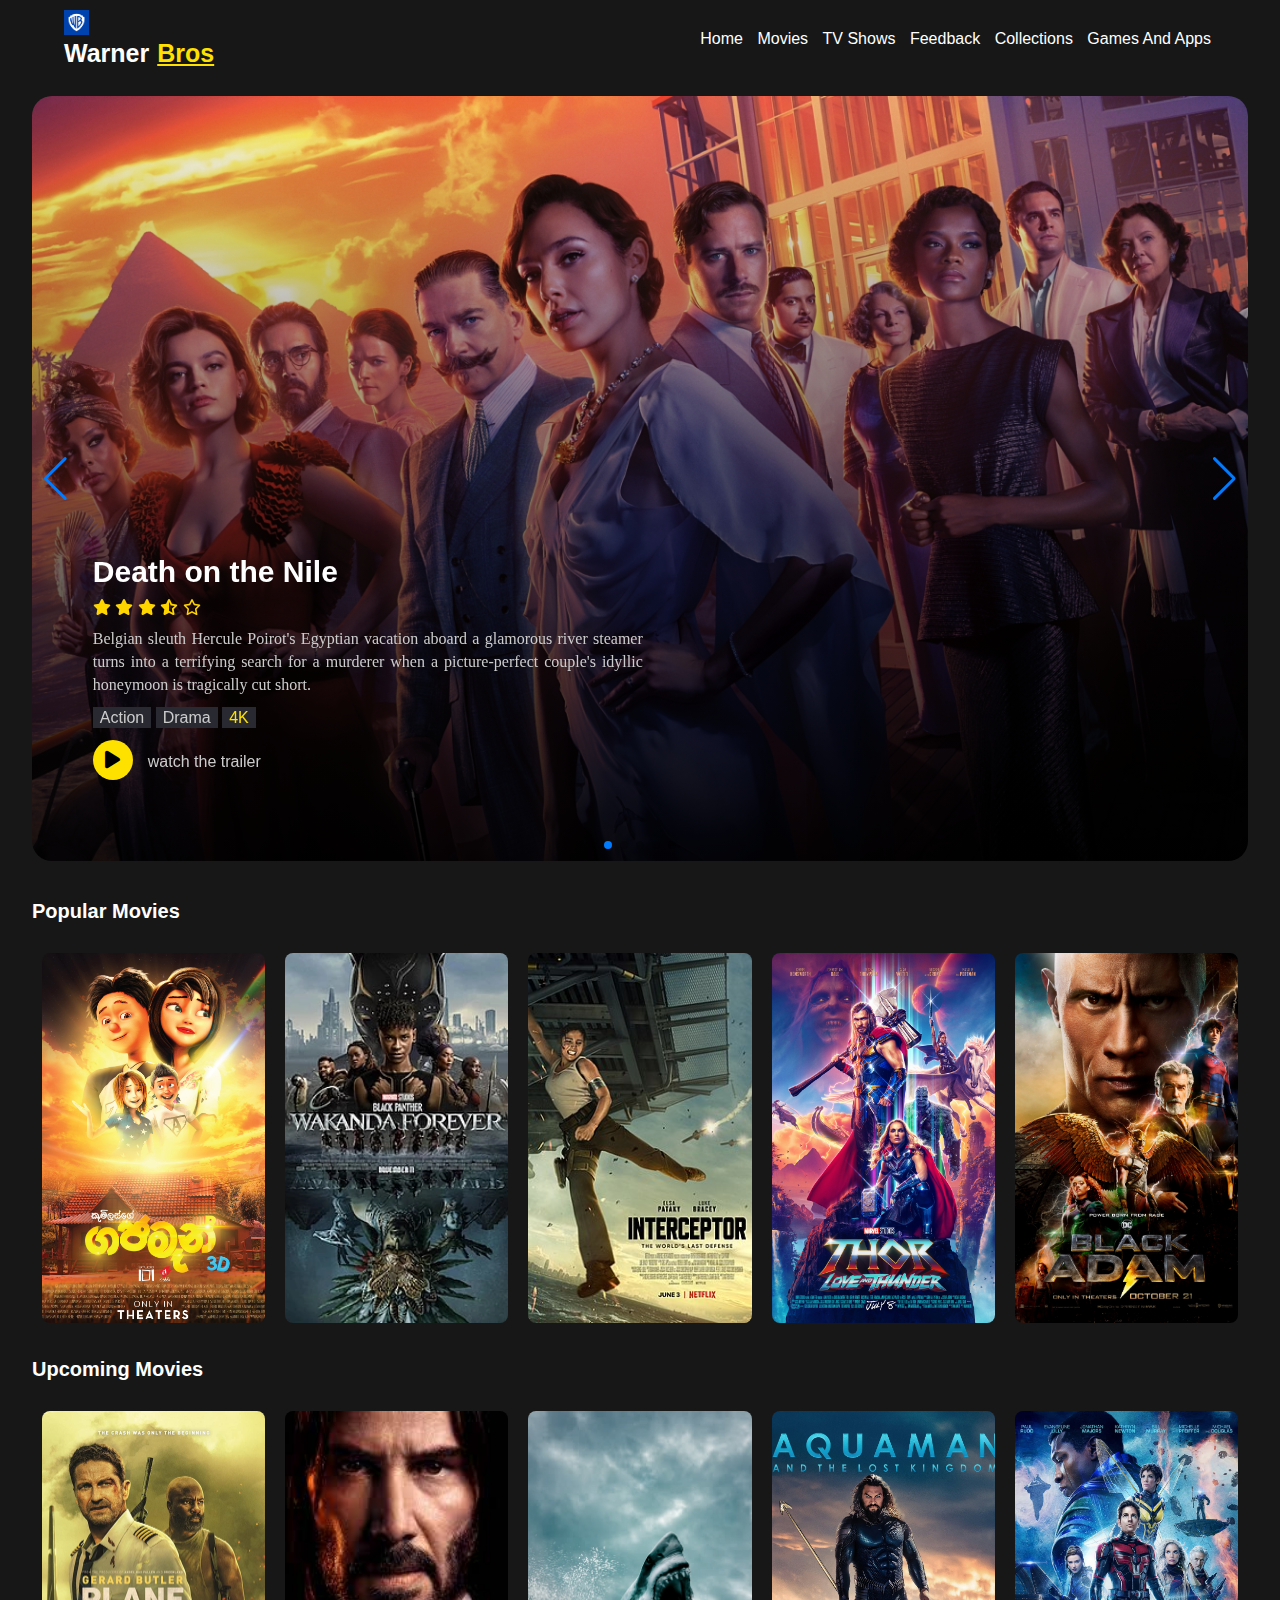
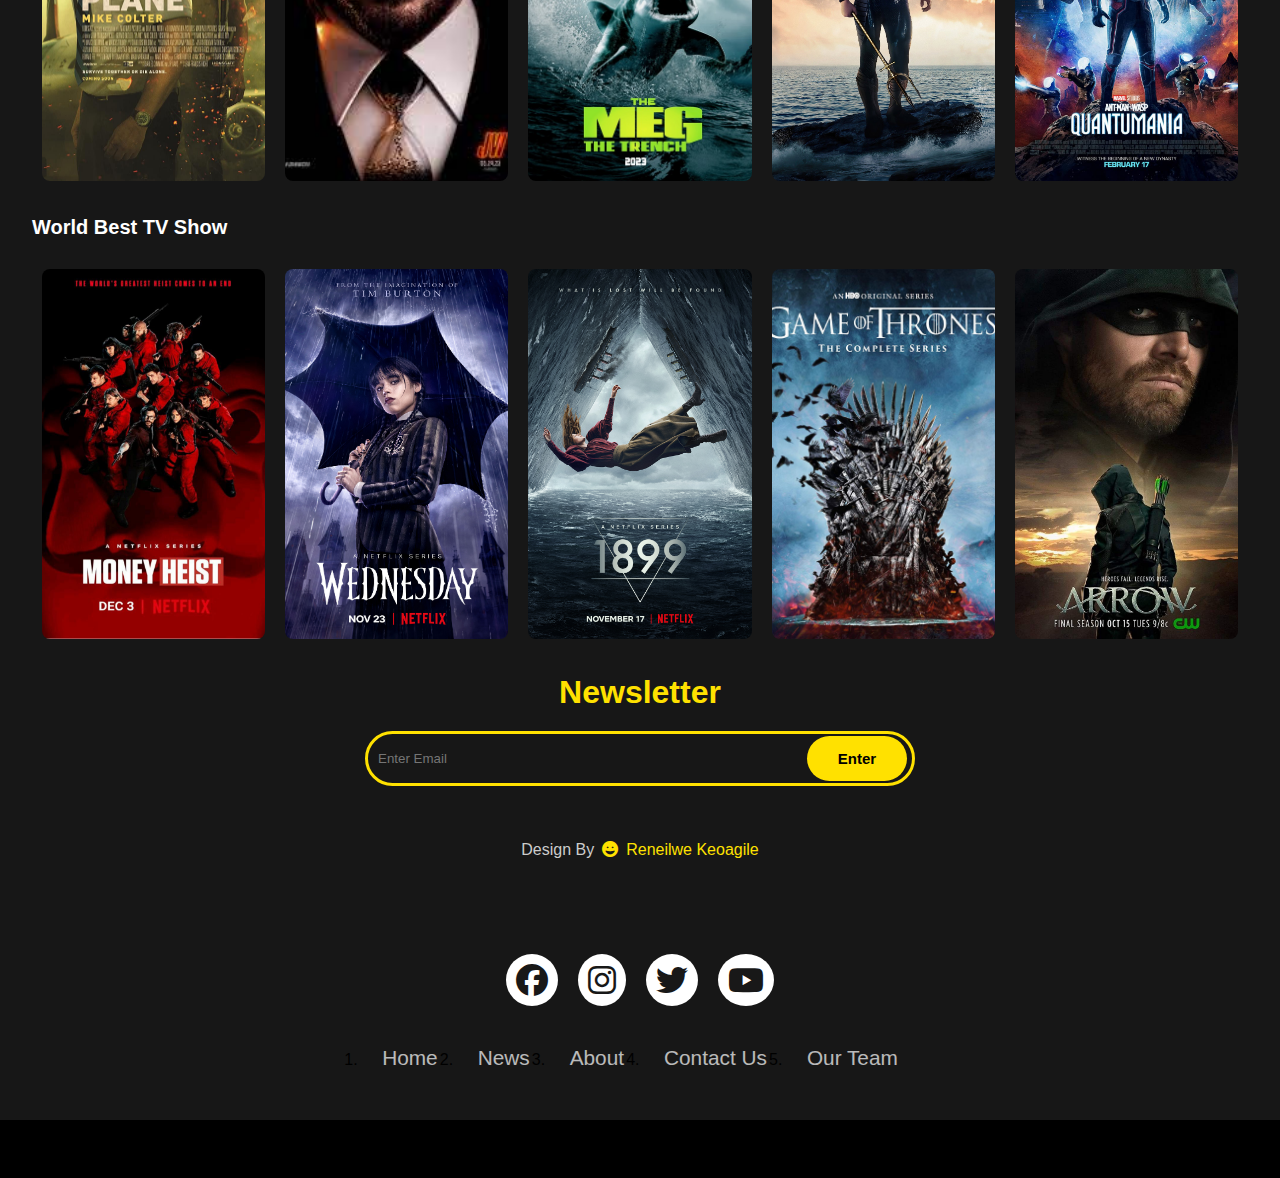
<file: index.html>
<!DOCTYPE html>
<html lang="en">
<head>
    <meta charset="UTF-8">
    <meta http-equiv="X-UA-Compatible" content="IE=edge">
    <meta name="viewport" content="width=device-width, initial-scale=1.0">
    <title>Warner Bros</title>
    <link rel="stylesheet" href="style.css">
    <link rel="stylesheet" href="https://cdn.jsdelivr.net/npm/swiper@9/swiper-bundle.min.css" />
    <link rel="stylesheet" href="https://cdnjs.cloudflare.com/ajax/libs/font-awesome/6.2.1/css/all.min.css">
    <link rel="stylesheet" href="https://cdnjs.cloudflare.com/ajax/libs/font-awesome/6.4.0/css/all.min.css" integrity="sha512-iecdLmaskl7CVkqkXNQ/ZH/XLlvWZOJyj7Yy7tcenmpD1ypASozpmT/E0iPtmFIB46ZmdtAc9eNBvH0H/ZpiBw==" crossorigin="anonymous" referrerpolicy="no-referrer" />  
    <link rel="icon" href="image/logo2.png">
</style>
</head>
<body>

    <section>

        <nav>

            <div class="logo">
                <div class="logo wb"> <img src="image/logo2.png" width="25" height="25"></div>
                <h1>Warner<span>Bros</span> </h1>
            </div>

            <div class="right">

                <ul>

                    <li><a href="index.html">Home</a></li>
                    <li><a href="movies.html">Movies</a></li>
                    <li><a href="tvshows.html">TV Shows</a></li>
                    <li><a href="feedback.html">Feedback</a></li>
                    <li><a href="collections.html">Collections</a></li>
                    <li><a href="games and app.html">Games And Apps</a></li>
                </ul>

            </div>

        </nav>

        <div class="swiper mySwiper">
            <div class="swiper-wrapper">
              <div class="swiper-slide">

                <div class="image">

                    <div class="black">

                        <h1>Death on the Nile</h1>
                        <div class="star">
                            <i class="fa-solid fa-star"></i>
                            <i class="fa-solid fa-star"></i>
                            <i class="fa-solid fa-star"></i>
                            <i class="fa-solid fa-star-half-stroke"></i>
                            <i class="fa-regular fa-star"></i>
                        </div>
                        <p>
                            Belgian sleuth Hercule Poirot's Egyptian vacation aboard a glamorous river steamer turns into a terrifying search for a murderer when a picture-perfect couple's idyllic honeymoon is tragically cut short.
                        </p>
                        <div class="genre">

                            <a href="#" class="category">Action</a>
                            <a href="#" class="category">Drama</a>
                            <a href="#" class="category"><span>4K</span></a>

                        </div>
                        <div class="watch">
                            <i class="fa-solid fa-play"></i>
                            <p>watch the trailer</p>
                        </div>

                    </div>

                    <img src="image/background.jpg">

                </div>

              </div>

              <div class="swiper-slide">

                <div class="image">

                    <div class="black">

                        <h1>The Maze Runer</h1>
                        <div class="star">
                            <i class="fa-solid fa-star"></i>
                            <i class="fa-solid fa-star"></i>
                            <i class="fa-solid fa-star"></i>
                            <i class="fa-solid fa-star-half-stroke"></i>
                            <i class="fa-regular fa-star"></i>
                        </div>
                        <p>
                            Thomas loses his memory and finds himself trapped in a massive maze called the Glade. He and his friends try to escape from the maze and eventually learn that they are subjects of an experiment.
                        </p>
                        <div class="genre">

                            <a href="#" class="category">Action</a>
                            <a href="#" class="category">Drama</a>
                            <a href="#" class="category"><span>4K</span></a>

                        </div>
                        <div class="watch">
                            <i class="fa-solid fa-play"></i>
                            <p>watch the trailer</p>
                        </div>

                    </div>

                    <img src="image/background_1.jpg">

                </div>

              </div>

              <div class="swiper-slide">

                <div class="image">

                    <div class="black">

                        <h1>The Avengers</h1>
                        <div class="star">
                            <i class="fa-solid fa-star"></i>
                            <i class="fa-solid fa-star"></i>
                            <i class="fa-solid fa-star"></i>
                            <i class="fa-solid fa-star-half-stroke"></i>
                            <i class="fa-regular fa-star"></i>
                        </div>
                        <p>
                            Nick Fury is compelled to launch the Avengers Initiative when Loki poses a threat to planet Earth. His squad of superheroes put their minds together to accomplish the task.
                        </p>
                        <div class="genre">

                            <a href="#" class="category">Action</a>
                            <a href="#" class="category">Drama</a>
                            <a href="#" class="category"><span>4K</span></a>

                        </div>
                        <div class="watch">
                            <i class="fa-solid fa-play"></i>
                            <p>watch the trailer</p>
                        </div>

                    </div>

                    <img src="image/background_2.jpg">

                </div>

              </div>

              <div class="swiper-slide">

                <div class="image">

                    <div class="black">

                        <h1>Fullmetal Alchemist: Final Transmutation</h1>
                        <div class="star">
                            <i class="fa-solid fa-star"></i>
                            <i class="fa-solid fa-star"></i>
                            <i class="fa-solid fa-star"></i>
                            <i class="fa-solid fa-star-half-stroke"></i>
                            <i class="fa-regular fa-star"></i>
                        </div>
                        <p>
                            The Elric brothers meet their toughest opponent yet, a lone serial killer. Hidden state secrets, Ed and Al's father's past, and truths are revealed as the adventure builds to an epic finale.
                        </p>
                        <div class="genre">

                            <a href="#" class="category">Action</a>
                            <a href="#" class="category">Drama</a>
                            <a href="#" class="category"><span>4K</span></a>

                        </div>
                        <div class="watch">
                            <i class="fa-solid fa-play"></i>
                            <p>watch the trailer</p>
                        </div>

                    </div>

                    <img src="image/background_4.jpg">

                </div>

              </div>

              <div class="swiper-slide">

                <div class="image">

                    <div class="black">

                        <h1>Apocalypto</h1>
                        <div class="star">
                            <i class="fa-solid fa-star"></i>
                            <i class="fa-solid fa-star"></i>
                            <i class="fa-solid fa-star"></i>
                            <i class="fa-solid fa-star-half-stroke"></i>
                            <i class="fa-regular fa-star"></i>
                        </div>
                        <p>
                            Jaguar Paw, a young man, is captured by rulers of the Mayan kingdom. When they decide to sacrifice him, he makes a plan to escape death.
                        </p>
                        <div class="genre">

                            <a href="#" class="category">Action</a>
                            <a href="#" class="category">Drama</a>
                            <a href="#" class="category"><span>4K</span></a>

                        </div>
                        <div class="watch">
                            <i class="fa-solid fa-play"></i>
                            <p>watch the trailer</p>
                        </div>

                    </div>

                    <img src="image/background_5.jpg">

                </div>

              </div>


            </div>
            <div class="swiper-button-next"></div>
            <div class="swiper-button-prev"></div>
            <div class="swiper-pagination"></div>
          </div>

    </section>




    <div class="second">

        <div class="latest">

            <h1>Popular Movies</h1>

            <div class="box">

                <div class="card">

                    <div class="details">

                        <div class="left">

                            <p class="name">Gajaman</p>
                            <div class="date_quality">
                                <p class="quality">HD</p>
                                <p class="date">2023</p>
                            </div>
                            <p class="category">Animation/Comedy</p>

                            <div class="info">

                                <div class="rate">
                                    <i class="fa-solid fa-star"></i>
                                    <p>9.2</p>
                                </div>
                                <div class="time">
                                    <i class="fa-regular fa-clock"></i>
                                    <p>120min</p>
                                </div>

                            </div>

                        </div>

                        <div class="right">
                            <a href="playmovie.html" class="btn btn-hover">
                                <span>watch</span>
                            </a>        
                            <i class="fa-solid fa-play">
                            </i>

                        </div>

                    </div>

                    <img src="image/gajaman.jpg">

                </div>

                <div class="card">

                    <div class="details">

                        <div class="left">

                            <p class="name">Black Panther: Wakanda Forever</p>
                            <div class="date_quality">
                                <p class="quality">HD</p>
                                <p class="date">2022</p>
                            </div>
                            <p class="category">Action/Adventure</p>

                            <div class="info">

                                <div class="rate">
                                    <i class="fa-solid fa-star"></i>
                                    <p>7.1</p>
                                </div>
                                <div class="time">
                                    <i class="fa-regular fa-clock"></i>
                                    <p>120min</p>
                                </div>

                            </div>

                        </div>

                        <div class="right">

                            <i class="fa-solid fa-play"></i>

                        </div>

                    </div>

                    <img src="image/Black_Panther.webp">

                </div>

                <div class="card">

                    <div class="details">

                        <div class="left">

                            <p class="name">Interceptor</p>
                            <div class="date_quality">
                                <p class="quality">HD</p>
                                <p class="date">2022</p>
                            </div>
                            <p class="category">Action/Adventure</p>

                            <div class="info">

                                <div class="rate">
                                    <i class="fa-solid fa-star"></i>
                                    <p>4.6</p>
                                </div>
                                <div class="time">
                                    <i class="fa-regular fa-clock"></i>
                                    <p>120min</p>
                                </div>

                            </div>

                        </div>

                        <div class="right">

                            <i class="fa-solid fa-play"></i>

                        </div>

                    </div>

                    <img src="image/Interceptor.jpg">

                </div>

                <div class="card">

                    <div class="details">

                        <div class="left">

                            <p class="name">Thor: Love and Thunder</p>
                            <div class="date_quality">
                                <p class="quality">HD</p>
                                <p class="date">2022</p>
                            </div>
                            <p class="category">Action/Adventure</p>

                            <div class="info">

                                <div class="rate">
                                    <i class="fa-solid fa-star"></i>
                                    <p>6.3</p>
                                </div>
                                <div class="time">
                                    <i class="fa-regular fa-clock"></i>
                                    <p>120min</p>
                                </div>

                            </div>

                        </div>

                        <div class="right">

                            <i class="fa-solid fa-play"></i>

                        </div>

                    </div>

                    <img src="image/Thor.jpg">

                </div>

                <div class="card">

                    <div class="details">

                        <div class="left">

                            <p class="name">Black Adam</p>
                            <div class="date_quality">
                                <p class="quality">HD</p>
                                <p class="date">2022</p>
                            </div>
                            <p class="category">Action/Adventure</p>

                            <div class="info">

                                <div class="rate">
                                    <i class="fa-solid fa-star"></i>
                                    <p>6.4</p>
                                </div>
                                <div class="time">
                                    <i class="fa-regular fa-clock"></i>
                                    <p>120min</p>
                                </div>

                            </div>

                        </div>

                        <div class="right">

                            <i class="fa-solid fa-play"></i>

                        </div>

                    </div>

                    <img src="image/Black_Adam.jpg">

                </div>



            </div>

        </div>

    </div>





    <div class="upcoming">

        <div class="movies_box">

            <h1>Upcoming Movies</h1>

            <div class="box">

                <div class="card">

                    <div class="details">

                        <div class="left">

                            <p class="name">Plane</p>
                            <div class="date_quality">
                                <p class="quality">HD</p>
                                <p class="date">2023</p>
                            </div>
                            <p class="category">Action/Thriller</p>

                            <div class="info">

                                <div class="time">
                                    <i class="fa-regular fa-clock"></i>
                                    <p>120min</p>
                                </div>

                            </div>

                        </div>

                        <div class="right">

                            <i class="fa-solid fa-play"></i>

                        </div>

                    </div>

                    <img src="image/plane.jpg">

                </div>

                <div class="card">

                    <div class="details">

                        <div class="left">

                            <p class="name">John Wick: Chapter 4</p>
                            <div class="date_quality">
                                <p class="quality">HD</p>
                                <p class="date">2023</p>
                            </div>
                            <p class="category">Action/Neo-noir</p>

                            <div class="info">

                                <div class="time">
                                    <i class="fa-regular fa-clock"></i>
                                    <p>120min</p>
                                </div>

                            </div>

                        </div>

                        <div class="right">

                            <i class="fa-solid fa-play"></i>

                        </div>

                    </div>

                    <img src="image/john_wick.jfif">

                </div>

                <div class="card">

                    <div class="details">

                        <div class="left">

                            <p class="name">Meg 2: The Trench</p>
                            <div class="date_quality">
                                <p class="quality">HD</p>
                                <p class="date">2023</p>
                            </div>
                            <p class="category">Adventure</p>

                            <div class="info">

                                <div class="time">
                                    <i class="fa-regular fa-clock"></i>
                                    <p>120min</p>
                                </div>

                            </div>

                        </div>

                        <div class="right">

                            <i class="fa-solid fa-play"></i>

                        </div>

                    </div>

                    <img src="image/meg.jpg">

                </div>

                <div class="card">

                    <div class="details">

                        <div class="left">

                            <p class="name">Aquaman and the Lost Kingdom</p>
                            <div class="date_quality">
                                <p class="quality">HD</p>
                                <p class="date">2023</p>
                            </div>
                            <p class="category">Action/Fantasy</p>

                            <div class="info">

                                <div class="time">
                                    <i class="fa-regular fa-clock"></i>
                                    <p>120min</p>
                                </div>

                            </div>

                        </div>

                        <div class="right">

                            <i class="fa-solid fa-play"></i>

                        </div>

                    </div>

                    <img src="image/aquaman.jpg">

                </div>

                <div class="card">

                    <div class="details">

                        <div class="left">

                            <p class="name">Ant-Man and the Wasp: Quantumania</p>
                            <div class="date_quality">
                                <p class="quality">HD</p>
                                <p class="date">2023</p>
                            </div>
                            <p class="category">Action/Adventure</p>

                            <div class="info">

                                <div class="time">
                                    <i class="fa-regular fa-clock"></i>
                                    <p>120min</p>
                                </div>

                            </div>

                        </div>

                        <div class="right">

                            <i class="fa-solid fa-play"></i>

                        </div>

                    </div>

                    <img src="image/ant_man.jpg">

                </div>

            </div>

        </div>

    </div>






    <div class="show">

        <div class="tv_show">

            <h1>World Best TV Show</h1>       
            
            <div class="box">

                <div class="card">

                    <div class="details">

                        <div class="left">

                            <p class="name">Money Heist</p>
                            <div class="date_quality">
                                <p class="quality">HD</p>
                                <p class="date">2017</p>
                            </div>
                            <p class="category">Thriller</p>

                            <div class="info">

                                <div class="rate">
                                    <i class="fa-solid fa-star"></i>
                                    <p>8.2</p>
                                </div>
                                <div class="time">
                                    <i class="fa-regular fa-clock"></i>
                                    <p>120min</p>
                                </div>

                            </div>

                        </div>

                        <div class="right">

                            <i class="fa-solid fa-play"></i>

                        </div>

                    </div>

                    <img src="image/money_heist.jpg">

                </div>

                <div class="card">

                    <div class="details">

                        <div class="left">

                            <p class="name">Wednseday</p>
                            <div class="date_quality">
                                <p class="quality">HD</p>
                                <p class="date">2022</p>
                            </div>
                            <p class="category">Comedy</p>

                            <div class="info">

                                <div class="rate">
                                    <i class="fa-solid fa-star"></i>
                                    <p>8.2</p>
                                </div>
                                <div class="time">
                                    <i class="fa-regular fa-clock"></i>
                                    <p>120min</p>
                                </div>

                            </div>

                        </div>

                        <div class="right">

                            <i class="fa-solid fa-play"></i>

                        </div>

                    </div>

                    <img src="image/wednesday.jpg">

                </div>

                <div class="card">

                    <div class="details">

                        <div class="left">

                            <p class="name">1899</p>
                            <div class="date_quality">
                                <p class="quality">HD</p>
                                <p class="date">2022</p>
                            </div>
                            <p class="category">Mystery</p>

                            <div class="info">

                                <div class="rate">
                                    <i class="fa-solid fa-star"></i>
                                    <p>7.4</p>
                                </div>
                                <div class="time">
                                    <i class="fa-regular fa-clock"></i>
                                    <p>120min</p>
                                </div>

                            </div>

                        </div>

                        <div class="right">

                            <i class="fa-solid fa-play"></i>

                        </div>

                    </div>

                    <img src="image/1899.jpg">

                </div>

                <div class="card">

                    <div class="details">

                        <div class="left">

                            <p class="name">Game of Thrones</p>
                            <div class="date_quality">
                                <p class="quality">HD</p>
                                <p class="date">2011</p>
                            </div>
                            <p class="category">Drama</p>

                            <div class="info">

                                <div class="rate">
                                    <i class="fa-solid fa-star"></i>
                                    <p>9.2</p>
                                </div>
                                <div class="time">
                                    <i class="fa-regular fa-clock"></i>
                                    <p>120min</p>
                                </div>

                            </div>

                        </div>

                        <div class="right">

                            <i class="fa-solid fa-play"></i>

                        </div>

                    </div>

                    <img src="image/game_of_thrones.jpg">

                </div>

                <div class="card">

                    <div class="details">

                        <div class="left">

                            <p class="name">Arrow</p>
                            <div class="date_quality">
                                <p class="quality">HD</p>
                                <p class="date">2012</p>
                            </div>
                            <p class="category">Drama</p>

                            <div class="info">

                                <div class="rate">
                                    <i class="fa-solid fa-star"></i>
                                    <p>7.5</p>
                                </div>
                                <div class="time">
                                    <i class="fa-regular fa-clock"></i>
                                    <p>120min</p>
                                </div>

                            </div>

                        </div>

                        <div class="right">

                            <i class="fa-solid fa-play"></i>

                        </div>

                    </div>

                    <img src="image/arrow.jpg">

                </div>



            </div>

        </div>

    </div>





    <div class="newsletter">

        <h1>Newsletter</h1>

        <div class="news_card">

            <input type="email" name="" id="" placeholder="Enter Email">
            <button type="submit">Enter</button>

        </div>

    </div>


    <p class="end">Design By<span><i class="fa-solid fa-face-grin"></i>Reneilwe Keoagile</span></p>











    <script src="https://cdn.jsdelivr.net/npm/swiper@9/swiper-bundle.min.js"></script>

  <!-- Initialize Swiper -->
  <script>
    var swiper = new Swiper(".mySwiper", {
      slidesPerView: 1,
      spaceBetween: 30,
      loop: true,
      pagination: {
        el: ".swiper-pagination",
        clickable: true,
      },
      navigation: {
        nextEl: ".swiper-button-next",
        prevEl: ".swiper-button-prev",
      },
    });
  </script>
     <footer>
        <div class="footerContainer">
            <div class="socialIcons">
                <a href=""><i class="fa-brands fa-facebook"></i></a>
                <a href=""><i class="fa-brands fa-instagram"></i></a>
                <a href=""><i class="fa-brands fa-twitter"></i></a>
                <a href=""><i class="fa-brands fa-youtube"></i></a>
            </div>
            <div class="footerNav">
                <ul>
                    <li><a href="">Home</a></li>
                    <li><a href="">News</a></li>
                    <li><a href="">About</a></li>
                    <li><a href="">Contact Us</a></li>
                    <li><a href="">Our Team</a></li>
                </ul>
            </div>
            
        </div>
        <div class="footerBottom">
            <p>Copyright &copy;2023; Designed by <span class="designer">Reneilwe Keoagile</span></p>
        </div>
     </footer>

    
</body>
</html>
</file>
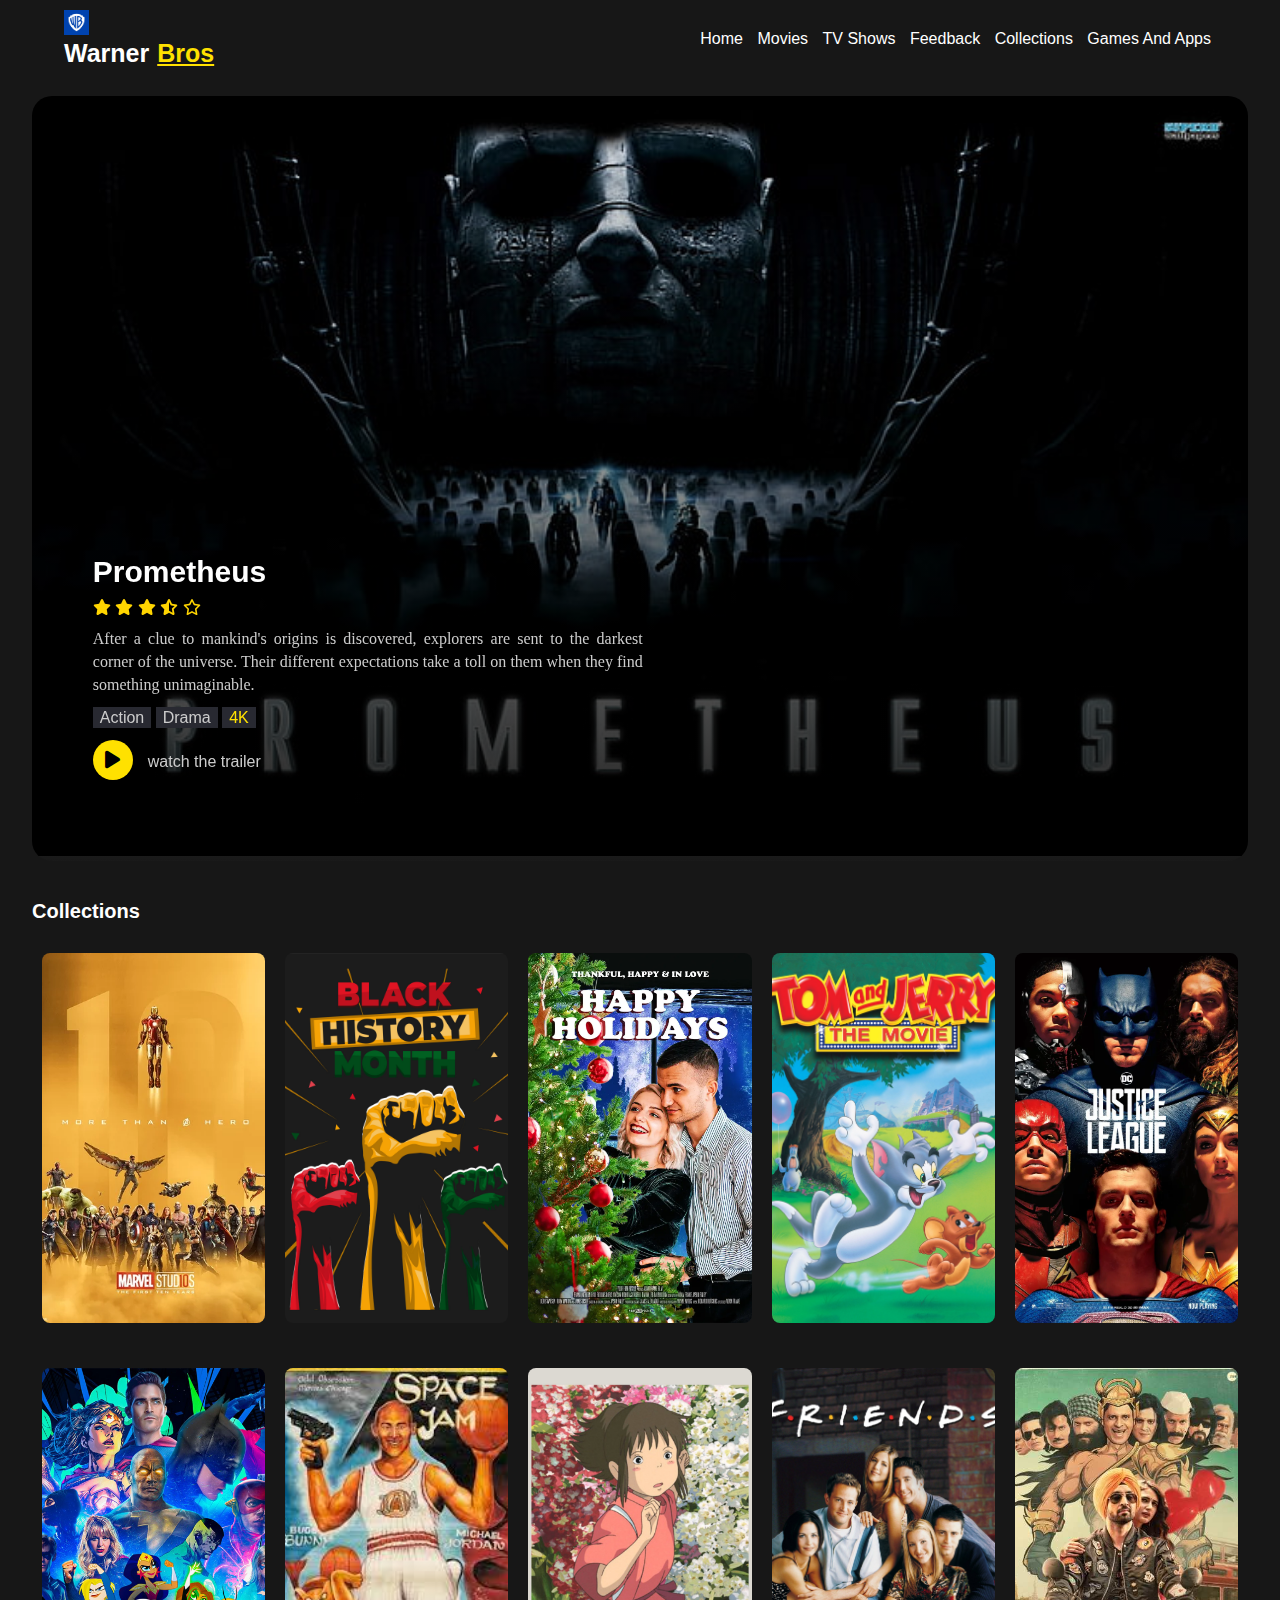
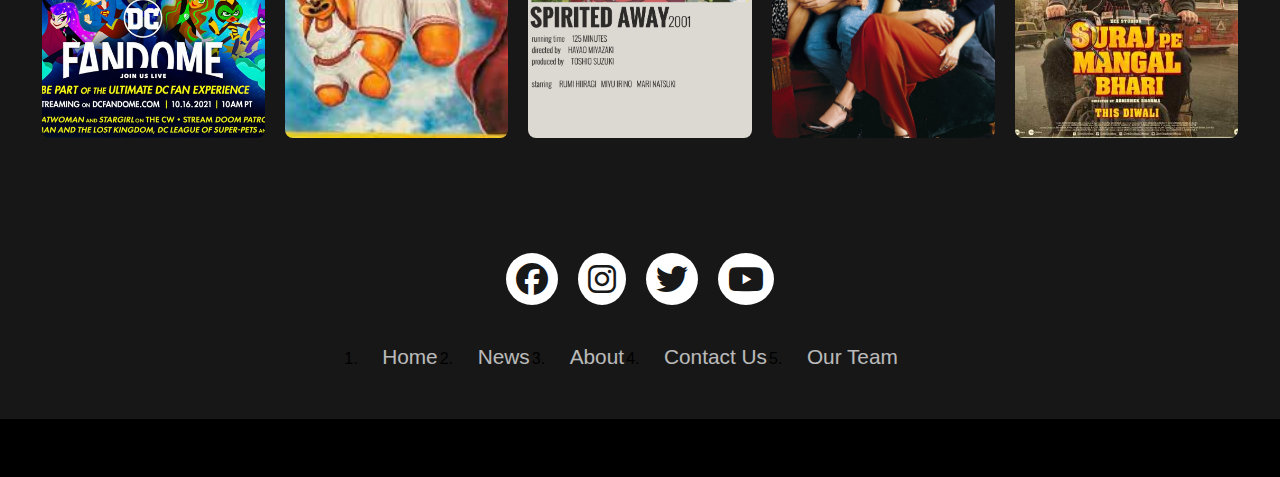
<file: collections.html>
<!DOCTYPE html>
<html lang="en">
<head>
    <meta charset="UTF-8">
    <meta http-equiv="X-UA-Compatible" content="IE=edge">
    <meta name="viewport" content="width=device-width, initial-scale=1.0">
    <title>Warner Bros</title>
    <link rel="stylesheet" href="style.css">
    <link rel="stylesheet" href="https://cdn.jsdelivr.net/npm/swiper@9/swiper-bundle.min.css" />
    <link rel="stylesheet" href="https://cdnjs.cloudflare.com/ajax/libs/font-awesome/6.2.1/css/all.min.css">
    <link rel="icon" href="image/logo2.png">
</head>
<body>

    <section>

        <nav>

            <div class="logo">
              <div class="logo wb"> <img src="image/logo2.png" width="25" height="25"></div>
                <h1>Warner<span>Bros</span></h1>
            </div>

            <div class="right">

              <ul>

                <li><a href="index.html">Home</a></li>
                <li><a href="movies.html">Movies</a></li>
                <li><a href="tvshows.html">TV Shows</a></li>
                <li><a href="feedback.html">Feedback</a></li>
                <li><a href="collections.html">Collections</a></li>
                <li><a href="games and app.html">Games And Apps</a></li>
            </ul>

            </div>

        </nav>

        <div class="swiper mySwiper">
          <div class="swiper-wrapper">
            <div class="swiper-slide">

              <div class="image">

                  <div class="black">

                      <h1>Prometheus</h1>
                      <div class="star">
                          <i class="fa-solid fa-star"></i>
                          <i class="fa-solid fa-star"></i>
                          <i class="fa-solid fa-star"></i>
                          <i class="fa-solid fa-star-half-stroke"></i>
                          <i class="fa-regular fa-star"></i>
                      </div>
                      <p>
                        After a clue to mankind's origins is discovered, explorers are sent to the darkest corner of the universe. Their different expectations take a toll on them when they find something unimaginable.
                      </p>

                      <div class="genre">

                        <a href="#" class="category">Action</a>
                        <a href="#" class="category">Drama</a>
                        <a href="#" class="category"><span>4K</span></a>

                    </div>
                    <div class="watch">
                        <i class="fa-solid fa-play"></i>
                        <p>watch the trailer</p>
                    </div>

                </div>

                <img src="image/back25.jpg">

            </div>

          </div>
        </section>
        </body>

        <body>
          <div class="second">
              
            <div class="latest">
    
              <h1>Collections</h1>
    
              <div class="box">
    
                  <div class="card">
    
                      <div class="details">
    
                          <div class="left">
    
                              <p class="name">Marvel</p>
                              <div class="date_quality">
                                  <p class="quality"></p>
                                  <p class="date"></p>
                              </div>
                              <p class="category">Collection</p>
    
                              <div class="info">
    
                                  <div class="rate">
                                      <i class="fa-solid fa-star"></i>
                                      <p></p>
                                  </div>
                                  <div class="time">
                                      <i class="fa-regular fa-clock"></i>
                                      <p></p>
                                  </div>
    
                              </div>
    
                          </div>
    
                          <div class="right">
    
                              <i class="fa-solid fa-play"></i>
    
                          </div>
    
                      </div>
    
                      <img src="image/marvel.webp">
    
                  </div>

                  <div class="card">

                    <div class="details">

                        <div class="left">

                            <p class="name">Black History Month</p>
                            <div class="date_quality">
                                <p class="quality"></p>
                                <p class="date"></p>
                            </div>
                            <p class="category">Collection</p>

                            <div class="info">

                                <div class="rate">
                                    <i class="fa-solid fa-star"></i>
                                    <p></p>
                                </div>
                                <div class="time">
                                    <i class="fa-regular fa-clock"></i>
                                    <p></p>
                                </div>

                            </div>

                        </div>

                        <div class="right">

                            <i class="fa-solid fa-play"></i>

                        </div>

                    </div>

                    <img src="image/collection 1.jpg">

                </div>

                <div class="card">

                    <div class="details">

                        <div class="left">

                            <p class="name">Holiday Films</p>
                            <div class="date_quality">
                                <p class="quality"></p>
                                <p class="date"></p>
                            </div>
                            <p class="category">Collection</p>

                            <div class="info">

                                <div class="rate">
                                    <i class="fa-solid fa-star"></i>
                                    <p></p>
                                </div>
                                <div class="time">
                                    <i class="fa-regular fa-clock"></i>
                                    <p></p>
                                </div>

                            </div>

                        </div>

                        <div class="right">

                            <i class="fa-solid fa-play"></i>

                        </div>

                    </div>

                    <img src="image/collections2.webp">

                </div>

                <div class="card">

                    <div class="details">

                        <div class="left">

                            <p class="name">Family Favourites</p>
                            <div class="date_quality">
                                <p class="quality"></p>
                                <p class="date"></p>
                            </div>
                            <p class="category">Collection</p>

                            <div class="info">

                                <div class="rate">
                                    <i class="fa-solid fa-star"></i>
                                    <p></p>
                                </div>
                                <div class="time">
                                    <i class="fa-regular fa-clock"></i>
                                    <p></p>
                                </div>

                            </div>

                        </div>

                        <div class="right">

                            <i class="fa-solid fa-play"></i>

                        </div>

                    </div>

                    <img src="image/colle4.jpg">

                </div>

                <div class="card">

                    <div class="details">

                        <div class="left">

                            <p class="name">Heroes</p>
                            <div class="date_quality">
                                <p class="quality"></p>
                                <p class="date"></p>
                            </div>
                            <p class="category">Collection</p>

                            <div class="info">

                                <div class="rate">
                                    <i class="fa-solid fa-star"></i>
                                    <p></p>
                                </div>
                                <div class="time">
                                    <i class="fa-regular fa-clock"></i>
                                    <p></p>
                                </div>

                            </div>

                        </div>

                        <div class="right">

                            <i class="fa-solid fa-play"></i>

                        </div>

                    </div>

                    <img src="image/coll6.webp">

                </div>



            </div>

        </div>

    </div>





    <div class="upcoming">

        <div class="movies_box">

            <div class="box">

                <div class="card">

                    <div class="details">

                        <div class="left">

                            <p class="name">DC Universe</p>
                            <div class="date_quality">
                                <p class="quality"></p>
                                <p class="date"></p>
                            </div>
                            <p class="category">Collections</p>

                            <div class="info">

                                <div class="time">
                                    <i class="fa-regular fa-clock"></i>
                                    <p></p>
                                </div>

                            </div>

                        </div>

                        <div class="right">

                            <i class="fa-solid fa-play"></i>

                        </div>

                    </div>

                    <img src="image/coll6.1.jpg">

                </div>

                <div class="card">

                    <div class="details">

                        <div class="left">

                            <p class="name">Classics</p>
                            <div class="date_quality">
                                <p class="quality"></p>
                                <p class="date"></p>
                            </div>
                            <p class="category">Collection</p>

                            <div class="info">

                                <div class="time">
                                    <i class="fa-regular fa-clock"></i>
                                    <p></p>
                                </div>

                            </div>

                        </div>

                        <div class="right">

                            <i class="fa-solid fa-play"></i>

                        </div>

                    </div>

                    <img src="image/coll7.jpeg">

                </div>

                <div class="card">

                    <div class="details">

                        <div class="left">

                            <p class="name">Anime</p>
                            <div class="date_quality">
                                <p class="quality"></p>
                                <p class="date"></p>
                            </div>
                            <p class="category">Collection</p>

                            <div class="info">

                                <div class="time">
                                    <i class="fa-regular fa-clock"></i>
                                    <p></p>
                                </div>

                            </div>

                        </div>

                        <div class="right">

                            <i class="fa-solid fa-play"></i>

                        </div>

                    </div>

                    <img src="image/coll9.jpg">

                </div>

                <div class="card">

                    <div class="details">

                        <div class="left">

                            <p class="name">Comedies</p>
                            <div class="date_quality">
                                <p class="quality"></p>
                                <p class="date"></p>
                            </div>
                            <p class="category">Collection</p>

                            <div class="info">

                                <div class="time">
                                    <i class="fa-regular fa-clock"></i>
                                    <p></p>
                                </div>

                            </div>

                        </div>

                        <div class="right">

                            <i class="fa-solid fa-play"></i>

                        </div>

                    </div>

                    <img src="image/coll8.jpg">

                </div>

                <div class="card">

                    <div class="details">

                        <div class="left">

                            <p class="name">Bollywood Movies</p>
                            <div class="date_quality">
                                <p class="quality"></p>
                                <p class="date"></p>
                            </div>
                            <p class="category">Collection</p>

                            <div class="info">

                                <div class="time">
                                    <i class="fa-regular fa-clock"></i>
                                    <p></p>
                                </div>

                            </div>

                        </div>

                        <div class="right">

                            <i class="fa-solid fa-play"></i>

                        </div>

                    </div>

                    <img src="image/coll10.jpg">

                </div>

            </div>

        </div>

    </div>


<footer>
  <div class="footerContainer">
      <div class="socialIcons">
          <a href=""><i class="fa-brands fa-facebook"></i></a>
          <a href=""><i class="fa-brands fa-instagram"></i></a>
          <a href=""><i class="fa-brands fa-twitter"></i></a>
          <a href=""><i class="fa-brands fa-youtube"></i></a>
      </div>
      <div class="footerNav">
          <ul>
              <li><a href="">Home</a></li>
              <li><a href="">News</a></li>
              <li><a href="">About</a></li>
              <li><a href="">Contact Us</a></li>
              <li><a href="">Our Team</a></li>
          </ul>
      </div>
      
  </div>
  <div class="footerBottom">
      <p>Copyright &copy;2023; Designed by <span class="designer">Reneilwe Keoagile</span></p>
  </div>
</footer>

        </body>
        
        </html>
</file>
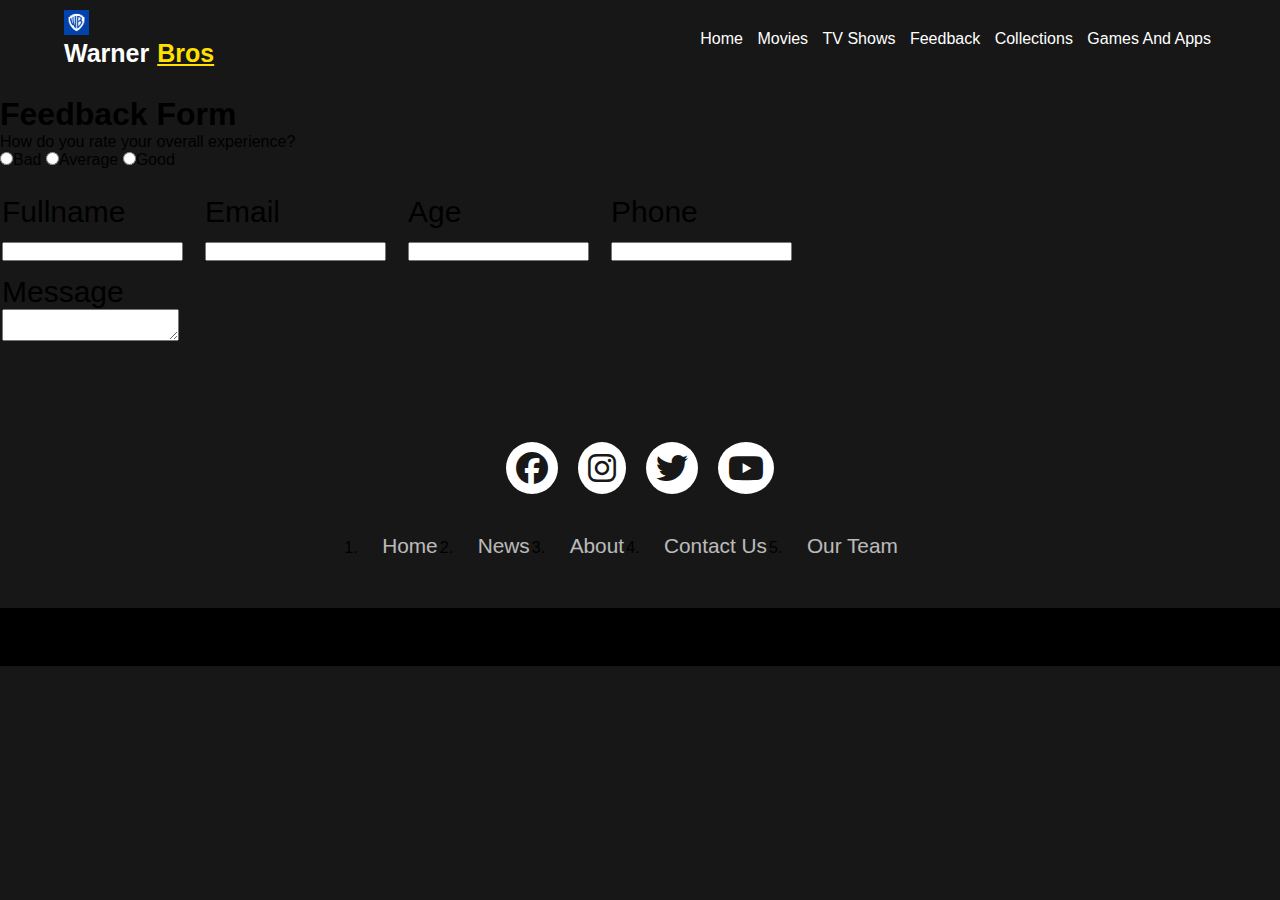
<file: feedback.html>
<!DOCTYPE html>
<html lang="en">
<head>
    <meta charset="UTF-8">
    <meta http-equiv="X-UA-Compatible" content="IE=edge">
    <meta name="viewport" content="width=device-width, initial-scale=1.0">
    <title>Warner Bros</title>
    <link rel="stylesheet" href="style.css">
    <link rel="stylesheet" href="https://cdn.jsdelivr.net/npm/swiper@9/swiper-bundle.min.css" />
    <link rel="stylesheet" href="https://cdnjs.cloudflare.com/ajax/libs/font-awesome/6.2.1/css/all.min.css">
    <link rel="icon" href="image/logo2.png">
</head>
<body>

    <section>

        <nav>

            <div class="logo">
                <div class="logo wb"> <img src="image/logo2.png" width="25" height="25"></div>
                <h1>Warner<span>Bros</span></h1>
            </div>

            <div class="right">
                <ul>

                    <li><a href="index.html">Home</a></li>
                    <li><a href="movies.html">Movies</a></li>
                    <li><a href="tvshows.html">TV Shows</a></li>
                    <li><a href="feedback.html">Feedback</a></li>
                    <li><a href="collections.html">Collections</a></li>
                    <li><a href="games and app.html">Games And Apps</a></li>
                </ul>
            
            </div>

        </nav>
               
               <body>
                   <div>
                    <table>
                        <form action=""method="">
                            <h1>Feedback Form</h1>
                            <td>
                                <tr>
                                    <label>How do you rate your overall experience?</label>
                                </br>
                                    <input type="radio" name="rate" value="bad">Bad
                                    <input type="radio" name="rate" value="Average">Average
                                    <input type="radio" name="rate" value="Good">Good
                                </tr>
                                </tr>
                            </td>
                            <td>
                                <label>Fullname</label>
                            <br/>
                            <input type="text" name="Fullname">
                            </td>
                        </td>
                        <td>
                            <label>Email</label>
                        <br/>
                        <input type="text" name="email">
                        </td>

                        <td>
                            <label>Age</label>
                        <br/>
                        <input type="text" name="age">
                        </td>
                    </td>
                    <td>
                        <label>Phone</label>
                    <br/>
                    <input type="text" name="phone">
                    </td>
                </tr>
                <tr>
                    <td>
                        <label>Message</label>
                        <br/>
                        <textarea></textarea>
                    </td>
                </tr>
                <td></td>
                    
                            
                           
                        </form>
                    </table>
                   </div>
               </body>
        <footer>
            <div class="footerContainer">
                <div class="socialIcons">
                    <a href=""><i class="fa-brands fa-facebook"></i></a>
                    <a href=""><i class="fa-brands fa-instagram"></i></a>
                    <a href=""><i class="fa-brands fa-twitter"></i></a>
                    <a href=""><i class="fa-brands fa-youtube"></i></a>
                </div>
                <div class="footerNav">
                    <ul>
                        <li><a href="">Home</a></li>
                        <li><a href="">News</a></li>
                        <li><a href="">About</a></li>
                        <li><a href="">Contact Us</a></li>
                        <li><a href="">Our Team</a></li>
                    </ul>
                </div>
                
            </div>
            <div class="footerBottom">
                <p>Copyright &copy;2023; Designed by <span class="designer">Reneilwe Keoagile</span></p>
            </div>
         </footer>
    
        
        </body>
        </html>
</file>
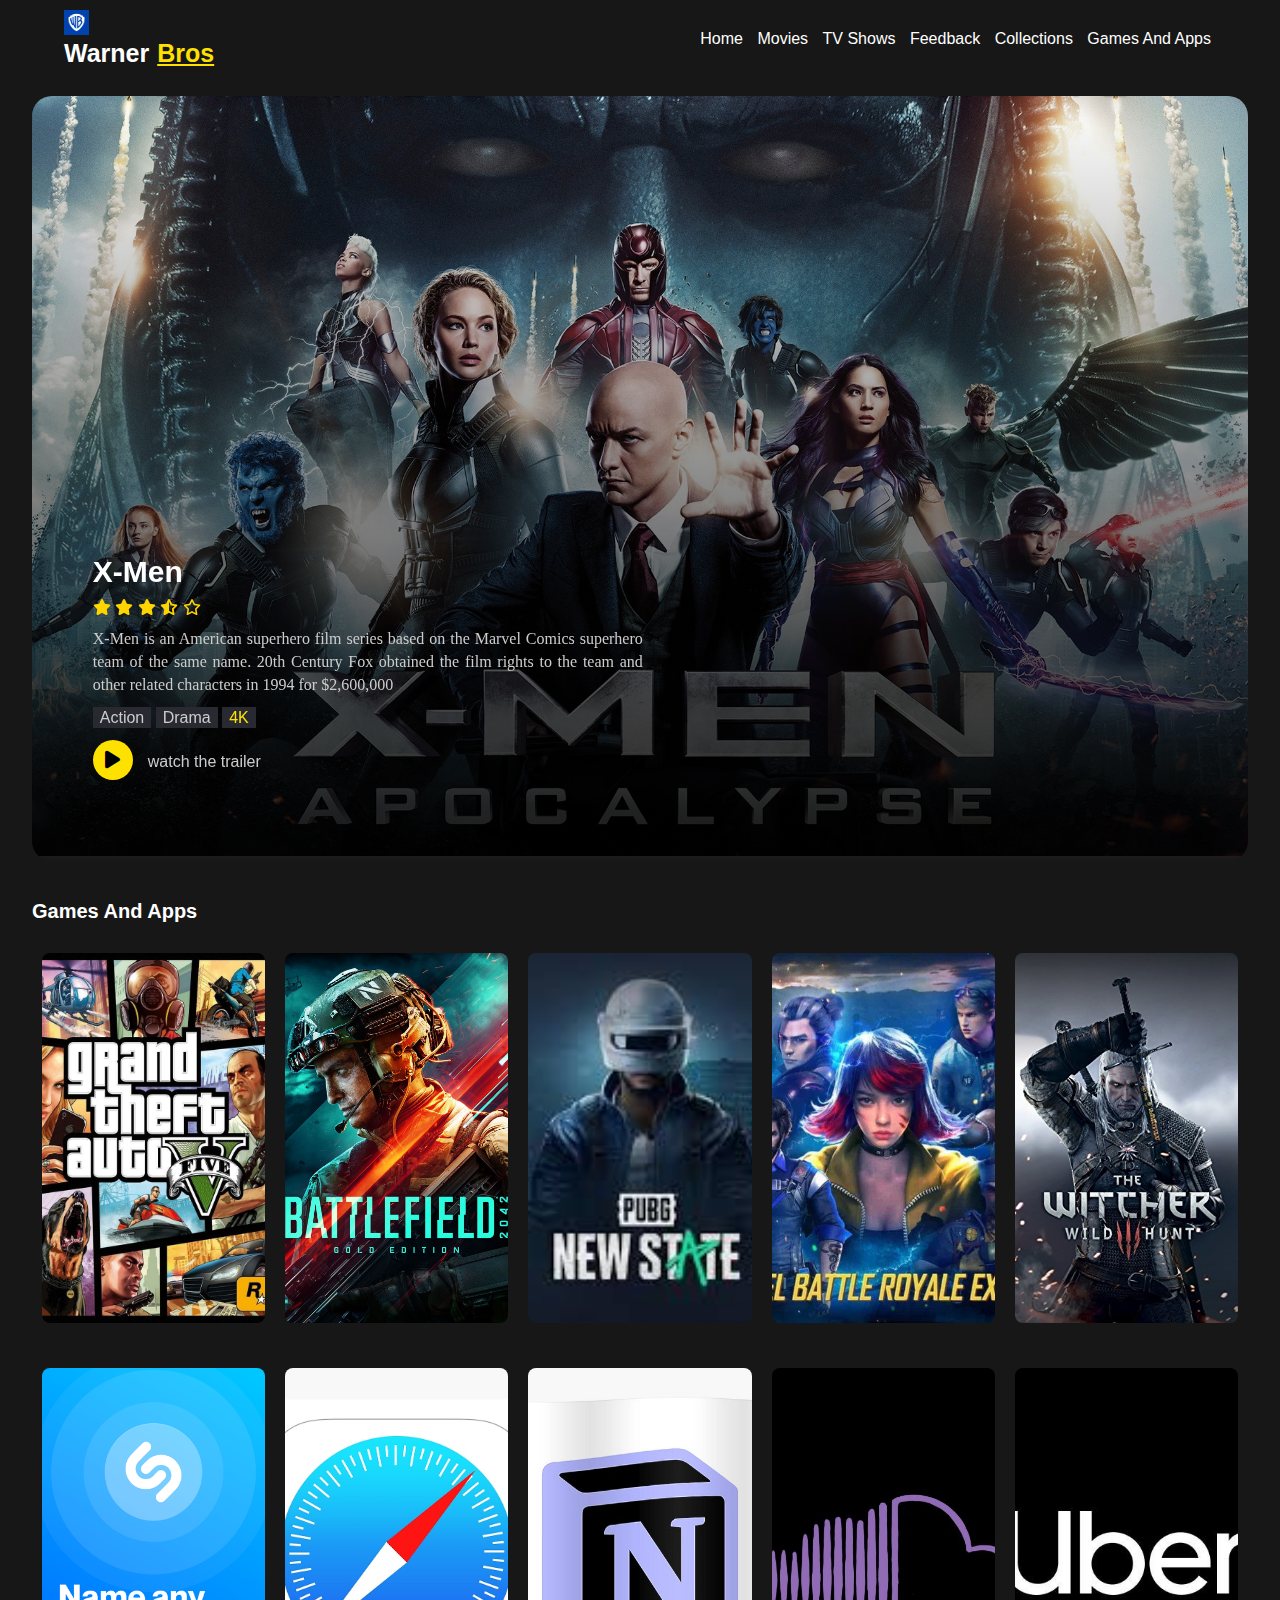
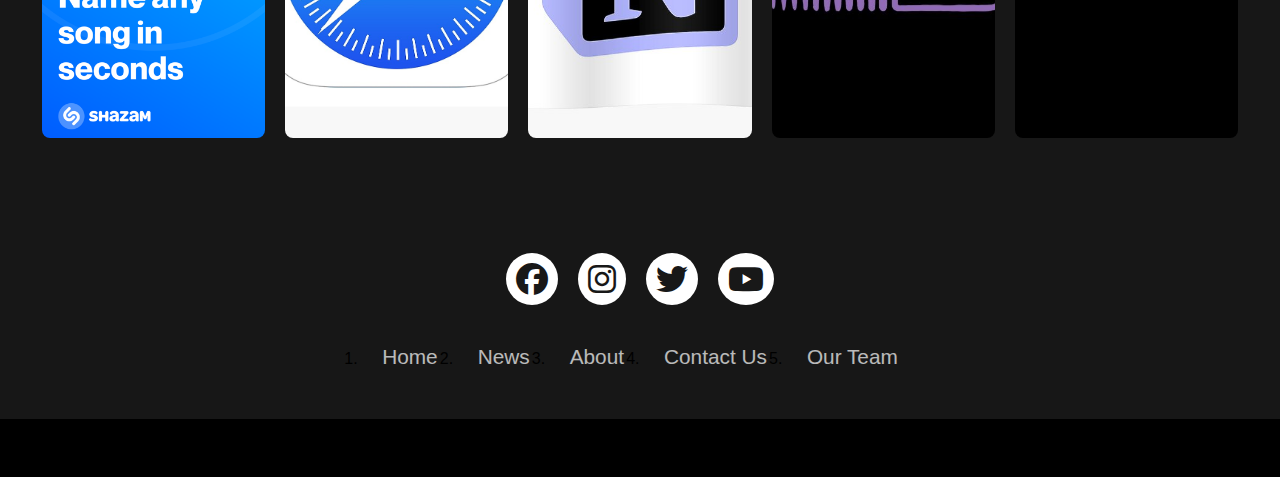
<file: games and app.html>
<!DOCTYPE html>
<html lang="en">
<head>
    <meta charset="UTF-8">
    <meta http-equiv="X-UA-Compatible" content="IE=edge">
    <meta name="viewport" content="width=device-width, initial-scale=1.0">
    <title>Warner Bros</title>
    <link rel="stylesheet" href="style.css">
    <link rel="stylesheet" href="https://cdn.jsdelivr.net/npm/swiper@9/swiper-bundle.min.css" />
    <link rel="stylesheet" href="https://cdnjs.cloudflare.com/ajax/libs/font-awesome/6.2.1/css/all.min.css">
    <link rel="icon" href="image/logo2.png">
</head>
<body>

    <section>

        <nav>

            <div class="logo">
              <div class="logo wb"> <img src="image/logo2.png" width="25" height="25"></div>
                <h1>Warner<span>Bros</span></h1>
            </div>

            <div class="right">
              <ul>

                <li><a href="index.html">Home</a></li>
                <li><a href="movies.html">Movies</a></li>
                <li><a href="tvshows.html">TV Shows</a></li>
                <li><a href="feedback.html">Feedback</a></li>
                <li><a href="collections.html">Collections</a></li>
                <li><a href="games and app.html">Games And Apps</a></li>
            </ul>
               
            </div>

        </nav>

        <div class="swiper mySwiper">
          <div class="swiper-wrapper">
            <div class="swiper-slide">

              <div class="image">

                  <div class="black">

                      <h1>X-Men</h1>
                      <div class="star">
                          <i class="fa-solid fa-star"></i>
                          <i class="fa-solid fa-star"></i>
                          <i class="fa-solid fa-star"></i>
                          <i class="fa-solid fa-star-half-stroke"></i>
                          <i class="fa-regular fa-star"></i>
                      </div>
                      <p>
                        X-Men is an American superhero film series based on the Marvel Comics superhero team of the same name. 20th Century Fox obtained the film rights to the team and other related characters in 1994 for $2,600,000
                      </p>

                      <div class="genre">

                        <a href="#" class="category">Action</a>
                        <a href="#" class="category">Drama</a>
                        <a href="#" class="category"><span>4K</span></a>

                    </div>
                    <div class="watch">
                        <i class="fa-solid fa-play"></i>
                        <p>watch the trailer</p>
                    </div>

                </div>

                <img src="image/back24.jpg">

            </div>

          </div>
        </section>
        </body>

        <body>
          <div class="second">
              
            <div class="latest">
    
              <h1>Games And Apps</h1>
    
              <div class="box">
    
                  <div class="card">
    
                      <div class="details">
    
                          <div class="left">
    
                              <p class="name">Grand Theft Auto 5</p>
                              <div class="date_quality">
                                  <p class="quality"></p>
                                  <p class="date"></p>
                              </div>
                              <p class="category">Game</p>
    
                              <div class="info">
    
                                  <div class="rate">
                                      <i class="fa-solid fa-star"></i>
                                      <p></p>
                                  </div>
                                  <div class="time">
                                      <i class="fa-regular fa-clock"></i>
                                      <p></p>
                                  </div>
    
                              </div>
    
                          </div>
    
                          <div class="right">
    
                              <i class="fa-solid fa-play"></i>
    
                          </div>
    
                      </div>
    
                      <img src="image/game5.jpg">
    
                  </div>

                  <div class="card">

                    <div class="details">

                        <div class="left">

                            <p class="name">Battlefield Gold Edition</p>
                            <div class="date_quality">
                                <p class="quality"></p>
                                <p class="date"></p>
                            </div>
                            <p class="category">Game</p>

                            <div class="info">

                                <div class="rate">
                                    <i class="fa-solid fa-star"></i>
                                    <p></p>
                                </div>
                                <div class="time">
                                    <i class="fa-regular fa-clock"></i>
                                    <p></p>
                                </div>

                            </div>

                        </div>

                        <div class="right">

                            <i class="fa-solid fa-play"></i>

                        </div>

                    </div>

                    <img src="image/game4.jpg">

                </div>

                <div class="card">

                    <div class="details">

                        <div class="left">

                            <p class="name">PUBG New State</p>
                            <div class="date_quality">
                                <p class="quality"></p>
                                <p class="date"></p>
                            </div>
                            <p class="category">Game</p>

                            <div class="info">

                                <div class="rate">
                                    <i class="fa-solid fa-star"></i>
                                    <p></p>
                                </div>
                                <div class="time">
                                    <i class="fa-regular fa-clock"></i>
                                    <p></p>
                                </div>

                            </div>

                        </div>

                        <div class="right">

                            <i class="fa-solid fa-play"></i>

                        </div>

                    </div>

                    <img src="image/game3.jpeg">

                </div>

                <div class="card">

                    <div class="details">

                        <div class="left">

                            <p class="name">Free Fire</p>
                            <div class="date_quality">
                                <p class="quality"></p>
                                <p class="date"></p>
                            </div>
                            <p class="category">Game</p>

                            <div class="info">

                                <div class="rate">
                                    <i class="fa-solid fa-star"></i>
                                    <p></p>
                                </div>
                                <div class="time">
                                    <i class="fa-regular fa-clock"></i>
                                    <p></p>
                                </div>

                            </div>

                        </div>

                        <div class="right">

                            <i class="fa-solid fa-play"></i>

                        </div>

                    </div>

                    <img src="image/game2.webp">

                </div>

                <div class="card">

                    <div class="details">

                        <div class="left">

                            <p class="name">Witcher</p>
                            <div class="date_quality">
                                <p class="quality"></p>
                                <p class="date"></p>
                            </div>
                            <p class="category">Game</p>

                            <div class="info">

                                <div class="rate">
                                    <i class="fa-solid fa-star"></i>
                                    <p></p>
                                </div>
                                <div class="time">
                                    <i class="fa-regular fa-clock"></i>
                                    <p></p>
                                </div>

                            </div>

                        </div>

                        <div class="right">

                            <i class="fa-solid fa-play"></i>

                        </div>

                    </div>

                    <img src="image/game1.jpg">

                </div>



            </div>

        </div>

    </div>





    <div class="upcoming">

        <div class="movies_box">

            <div class="box">

                <div class="card">

                    <div class="details">

                        <div class="left">

                            <p class="name">Shazam</p>
                            <div class="date_quality">
                                <p class="quality"></p>
                                <p class="date"></p>
                            </div>
                            <p class="category">App</p>

                            <div class="info">

                                <div class="time">
                                    <i class="fa-regular fa-clock"></i>
                                    <p></p>
                                </div>

                            </div>

                        </div>

                        <div class="right">

                            <i class="fa-solid fa-play"></i>

                        </div>

                    </div>

                    <img src="image/app1.webp">

                </div>

                <div class="card">

                    <div class="details">

                        <div class="left">

                            <p class="name">Safari</p>
                            <div class="date_quality">
                                <p class="quality"></p>
                                <p class="date"></p>
                            </div>
                            <p class="category">App</p>

                            <div class="info">

                                <div class="time">
                                    <i class="fa-regular fa-clock"></i>
                                    <p></p>
                                </div>

                            </div>

                        </div>

                        <div class="right">

                            <i class="fa-solid fa-play"></i>

                        </div>

                    </div>

                    <img src="image/app2.jpg">

                </div>

                <div class="card">

                    <div class="details">

                        <div class="left">

                            <p class="name">Notion</p>
                            <div class="date_quality">
                                <p class="quality"></p>
                                <p class="date"></p>
                            </div>
                            <p class="category">App</p>

                            <div class="info">

                                <div class="time">
                                    <i class="fa-regular fa-clock"></i>
                                    <p></p>
                                </div>

                            </div>

                        </div>

                        <div class="right">

                            <i class="fa-solid fa-play"></i>

                        </div>

                    </div>

                    <img src="image/app3.jpg">

                </div>

                <div class="card">

                    <div class="details">

                        <div class="left">

                            <p class="name">Soundcloud</p>
                            <div class="date_quality">
                                <p class="quality"></p>
                                <p class="date"></p>
                            </div>
                            <p class="category">App</p>

                            <div class="info">

                                <div class="time">
                                    <i class="fa-regular fa-clock"></i>
                                    <p></p>
                                </div>

                            </div>

                        </div>

                        <div class="right">

                            <i class="fa-solid fa-play"></i>

                        </div>

                    </div>

                    <img src="image/app4.jpg">

                </div>

                <div class="card">

                    <div class="details">

                        <div class="left">

                            <p class="name">Uber</p>
                            <div class="date_quality">
                                <p class="quality"></p>
                                <p class="date"></p>
                            </div>
                            <p class="category">App</p>

                            <div class="info">

                                <div class="time">
                                    <i class="fa-regular fa-clock"></i>
                                    <p></p>
                                </div>

                            </div>

                        </div>

                        <div class="right">

                            <i class="fa-solid fa-play"></i>

                        </div>

                    </div>

                    <img src="image/app5.jpg">

                </div>

            </div>

        </div>

    </div>

<footer>
  <div class="footerContainer">
      <div class="socialIcons">
          <a href=""><i class="fa-brands fa-facebook"></i></a>
          <a href=""><i class="fa-brands fa-instagram"></i></a>
          <a href=""><i class="fa-brands fa-twitter"></i></a>
          <a href=""><i class="fa-brands fa-youtube"></i></a>
      </div>
      <div class="footerNav">
          <ul>
              <li><a href="">Home</a></li>
              <li><a href="">News</a></li>
              <li><a href="">About</a></li>
              <li><a href="">Contact Us</a></li>
              <li><a href="">Our Team</a></li>
          </ul>
      </div>
      
  </div>
  <div class="footerBottom">
      <p>Copyright &copy;2023; Designed by <span class="designer">Reneilwe Keoagile</span></p>
  </div>
</footer>

        </body>
        
        </html>
</file>
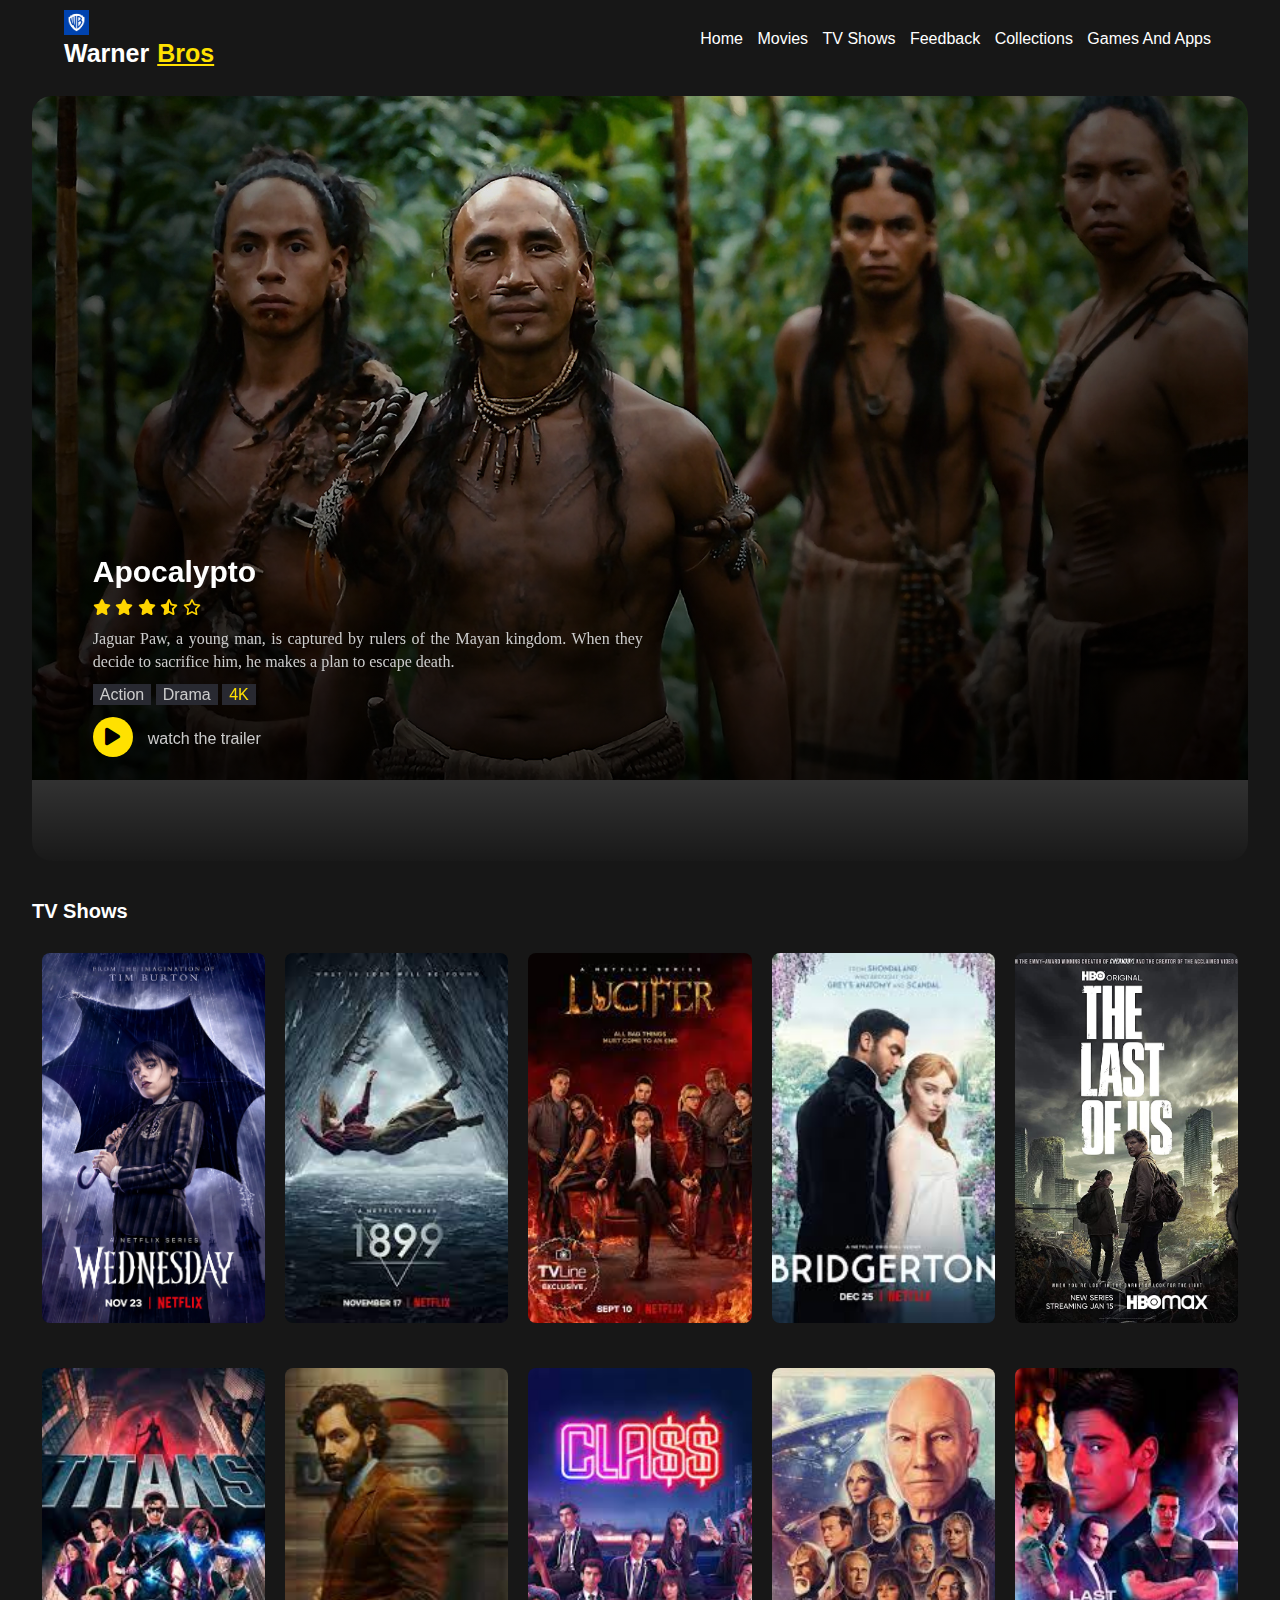
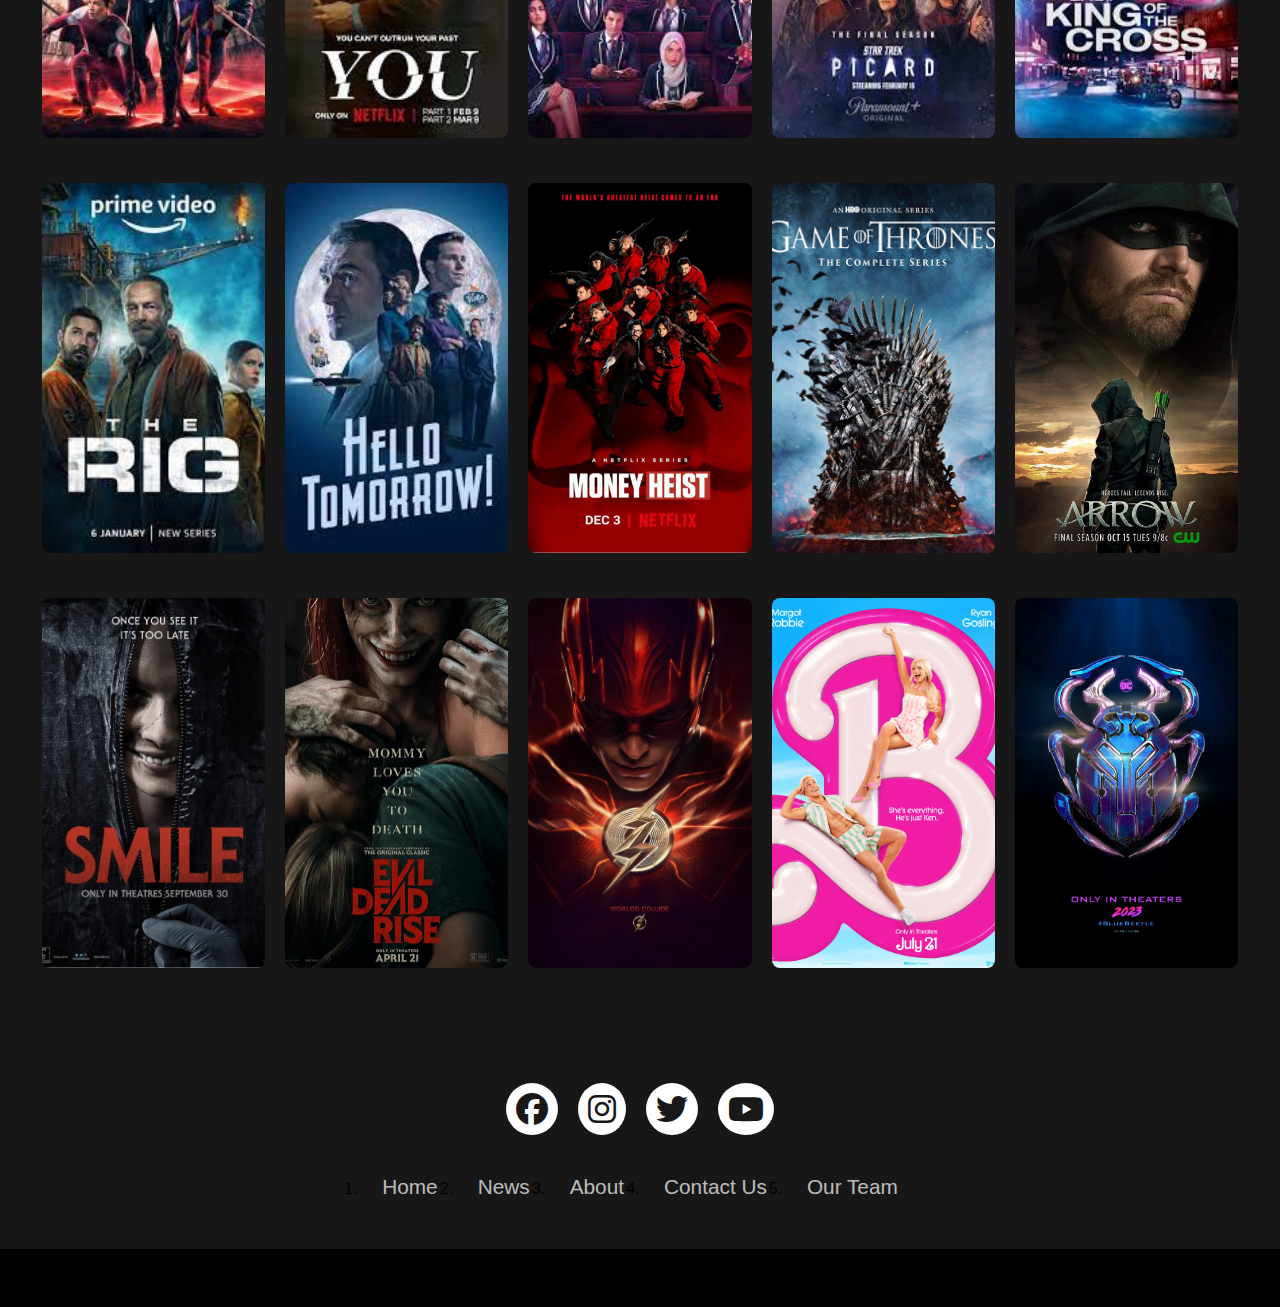
<file: tvshows.html>
<!DOCTYPE html>
<html lang="en">
<head>
    <meta charset="UTF-8">
    <meta http-equiv="X-UA-Compatible" content="IE=edge">
    <meta name="viewport" content="width=device-width, initial-scale=1.0">
    <title>Warner Bros</title>
    <link rel="stylesheet" href="style.css">
    <link rel="stylesheet" href="https://cdn.jsdelivr.net/npm/swiper@9/swiper-bundle.min.css" />
    <link rel="stylesheet" href="https://cdnjs.cloudflare.com/ajax/libs/font-awesome/6.2.1/css/all.min.css">
    <link rel="icon" href="image/logo2.png">
</head>
<body>

    <section>

        <nav>

            <div class="logo">
                <div class="logo wb"> <img src="image/logo2.png" width="25" height="25"></div>
                <h1>Warner<span>Bros</span></h1>
            </div>

            <div class="right">

                <ul>

                    <li><a href="index.html">Home</a></li>
                    <li><a href="movies.html">Movies</a></li>
                    <li><a href="tvshows.html">TV Shows</a></li>
                    <li><a href="feedback.html">Feedback</a></li>
                    <li><a href="collections.html">Collections</a></li>
                    <li><a href="games and app.html">Games And Apps</a></li>
                </ul>

            </div>

        </nav>

        <div class="swiper mySwiper">
          <div class="swiper-wrapper">
            <div class="swiper-slide">

              <div class="image">

                  <div class="black">

                      <h1>Apocalypto</h1>
                
                      <div class="star">
                          <i class="fa-solid fa-star"></i>
                          <i class="fa-solid fa-star"></i>
                          <i class="fa-solid fa-star"></i>
                          <i class="fa-solid fa-star-half-stroke"></i>
                          <i class="fa-regular fa-star"></i>
                      </div>
                      <p>
                        Jaguar Paw, a young man, is captured by rulers of the Mayan kingdom. When they decide to sacrifice him, he makes a plan to escape death.
                      </p>

                      <div class="genre">

                        <a href="#" class="category">Action</a>
                        <a href="#" class="category">Drama</a>
                        <a href="#" class="category"><span>4K</span></a>

                    </div>
                    <div class="watch">
                        <i class="fa-solid fa-play"></i>
                        <p>watch the trailer</p>
                    </div>

                </div>

                <img src="image/background_5.jpg">

            </div>

          </div>
        </section>
        </body>

        <body>
          <div class="second">
              
            <div class="latest">
    
              <h1>TV Shows</h1>
    
              <div class="box">
    
                  <div class="card">
    
                      <div class="details">
    
                          <div class="left">
    
                              <p class="name">Wednesday</p>
                              <div class="date_quality">
                                  <p class="quality">HD</p>
                                  <p class="date">2023</p>
                              </div>
                              <p class="category">Family</p>
    
                              <div class="info">
    
                                  <div class="rate">
                                      <i class="fa-solid fa-star"></i>
                                      <p>9.8</p>
                                  </div>
                                  <div class="time">
                                      <i class="fa-regular fa-clock"></i>
                                      <p>1 Season</p>
                                  </div>
    
                              </div>
    
                          </div>
    
                          <div class="right">
    
                              <i class="fa-solid fa-play"></i>
    
                          </div>
    
                      </div>
    
                      <img src="image/tv0.1.jpg">
    
                  </div>

                  <div class="card">

                    <div class="details">

                        <div class="left">

                            <p class="name">1899</p>
                            <div class="date_quality">
                                <p class="quality">HD</p>
                                <p class="date">2023</p>
                            </div>
                            <p class="category">Thriller</p>

                            <div class="info">

                                <div class="rate">
                                    <i class="fa-solid fa-star"></i>
                                    <p>7.5</p>
                                </div>
                                <div class="time">
                                    <i class="fa-regular fa-clock"></i>
                                    <p>2 Seasons</p>
                                </div>

                            </div>

                        </div>

                        <div class="right">

                            <i class="fa-solid fa-play"></i>

                        </div>

                    </div>

                    <img src="image/tv0.2.jpeg">

                </div>

                <div class="card">

                    <div class="details">

                        <div class="left">

                            <p class="name">Lucifer</p>
                            <div class="date_quality">
                                <p class="quality">HD</p>
                                <p class="date">2020</p>
                            </div>
                            <p class="category">Action/Adventure</p>

                            <div class="info">

                                <div class="rate">
                                    <i class="fa-solid fa-star"></i>
                                    <p>8.5</p>
                                </div>
                                <div class="time">
                                    <i class="fa-regular fa-clock"></i>
                                    <p>4 Seasons</p>
                                </div>

                            </div>

                        </div>

                        <div class="right">

                            <i class="fa-solid fa-play"></i>

                        </div>

                    </div>

                    <img src="image/tv0.3.jpeg">

                </div>

                <div class="card">

                    <div class="details">

                        <div class="left">

                            <p class="name">Bridgerton</p>
                            <div class="date_quality">
                                <p class="quality">HD</p>
                                <p class="date">2022</p>
                            </div>
                            <p class="category">Romance/Drama</p>

                            <div class="info">

                                <div class="rate">
                                    <i class="fa-solid fa-star"></i>
                                    <p>8.5</p>
                                </div>
                                <div class="time">
                                    <i class="fa-regular fa-clock"></i>
                                    <p>1 Season</p>
                                </div>

                            </div>

                        </div>

                        <div class="right">

                            <i class="fa-solid fa-play"></i>

                        </div>

                    </div>

                    <img src="image/tv0.4.jpeg">

                </div>

                <div class="card">

                    <div class="details">

                        <div class="left">

                            <p class="name">The Last Of Us</p>
                            <div class="date_quality">
                                <p class="quality">HD</p>
                                <p class="date">2023</p>
                            </div>
                            <p class="category">Action/Adventure</p>

                            <div class="info">

                                <div class="rate">
                                    <i class="fa-solid fa-star"></i>
                                    <p>9.8</p>
                                </div>
                                <div class="time">
                                    <i class="fa-regular fa-clock"></i>
                                    <p>1 Season</p>
                                </div>

                            </div>

                        </div>

                        <div class="right">

                            <i class="fa-solid fa-play"></i>

                        </div>

                    </div>

                    <img src="image/tv1.jpg">

                </div>



            </div>

        </div>

    </div>





    <div class="upcoming">

        <div class="movies_box">

            <div class="box">

                <div class="card">

                    <div class="details">

                        <div class="left">

                            <p class="name">Titans</p>
                            <div class="date_quality">
                                <p class="quality">HD</p>
                                <p class="date">2020</p>
                            </div>
                            <p class="category">Action/Thriller</p>

                            <div class="info">

                                <div class="time">
                                    <i class="fa-regular fa-clock"></i>
                                    <p>5 Seasons</p>
                                </div>

                            </div>

                        </div>

                        <div class="right">

                            <i class="fa-solid fa-play"></i>

                        </div>

                    </div>

                    <img src="image/tv 8.jpeg">

                </div>

                <div class="card">

                    <div class="details">

                        <div class="left">

                            <p class="name">You</p>
                            <div class="date_quality">
                                <p class="quality">HD</p>
                                <p class="date">2019</p>
                            </div>
                            <p class="category">Action/Drama</p>

                            <div class="info">

                                <div class="time">
                                    <i class="fa-regular fa-clock"></i>
                                    <p>5 Seasons</p>
                                </div>

                            </div>

                        </div>

                        <div class="right">

                            <i class="fa-solid fa-play"></i>

                        </div>

                    </div>

                    <img src="image/tv3.jpeg">

                </div>

                <div class="card">

                    <div class="details">

                        <div class="left">

                            <p class="name">Class</p>
                            <div class="date_quality">
                                <p class="quality">HD</p>
                                <p class="date">2023</p>
                            </div>
                            <p class="category">Drama</p>

                            <div class="info">

                                <div class="time">
                                    <i class="fa-regular fa-clock"></i>
                                    <p>1 Season</p>
                                </div>

                            </div>

                        </div>

                        <div class="right">

                            <i class="fa-solid fa-play"></i>

                        </div>

                    </div>

                    <img src="image/tv2.jpeg">

                </div>

                <div class="card">

                    <div class="details">

                        <div class="left">

                            <p class="name">Picard</p>
                            <div class="date_quality">
                                <p class="quality">HD</p>
                                <p class="date">2023</p>
                            </div>
                            <p class="category">Action/Fantasy</p>

                            <div class="info">

                                <div class="time">
                                    <i class="fa-regular fa-clock"></i>
                                    <p>1 Season</p>
                                </div>

                            </div>

                        </div>

                        <div class="right">

                            <i class="fa-solid fa-play"></i>

                        </div>

                    </div>

                    <img src="image/tv 7.jpeg">

                </div>

                <div class="card">

                    <div class="details">

                        <div class="left">

                            <p class="name">Last King Of The Cross </p>
                            <div class="date_quality">
                                <p class="quality">HD</p>
                                <p class="date">2022</p>
                            </div>
                            <p class="category">Action/Adventure</p>

                            <div class="info">

                                <div class="time">
                                    <i class="fa-regular fa-clock"></i>
                                    <p>1 Season</p>
                                </div>

                            </div>

                        </div>

                        <div class="right">

                            <i class="fa-solid fa-play"></i>

                        </div>

                    </div>

                    <img src="image/tv 9.jpeg">

                </div>

            </div>

        </div>

    </div>

    <div class="upcoming">

      <div class="movies_box">

          <div class="box">

              <div class="card">

                  <div class="details">

                      <div class="left">

                          <p class="name">The Rig</p>
                          <div class="date_quality">
                              <p class="quality">HD</p>
                              <p class="date">2023</p>
                          </div>
                          <p class="category">Action/Thriller</p>

                          <div class="info">

                              <div class="time">
                                  <i class="fa-regular fa-clock"></i>
                                  <p>1 Season</p>
                              </div>

                          </div>

                      </div>

                      <div class="right">

                          <i class="fa-solid fa-play"></i>

                      </div>

                  </div>

                  <img src="image/tv5.jpeg">

              </div>

              <div class="card">

                  <div class="details">

                      <div class="left">

                          <p class="name">Hello Tomorrow</p>
                          <div class="date_quality">
                              <p class="quality">HD</p>
                              <p class="date">2023</p>
                          </div>
                          <p class="category">Action</p>

                          <div class="info">

                              <div class="time">
                                  <i class="fa-regular fa-clock"></i>
                                  <p>2 Seasons</p>
                              </div>

                          </div>

                      </div>

                      <div class="right">

                          <i class="fa-solid fa-play"></i>

                      </div>

                  </div>

                  <img src="image/tv4.jpeg">

              </div>

              <div class="card">

                  <div class="details">

                      <div class="left">

                          <p class="name">Money Heist</p>
                          <div class="date_quality">
                              <p class="quality">HD</p>
                              <p class="date">2020</p>
                          </div>
                          <p class="category">Adventure/Action</p>

                          <div class="info">

                              <div class="time">
                                  <i class="fa-regular fa-clock"></i>
                                  <p>5 Seasons</p>
                              </div>

                          </div>

                      </div>

                      <div class="right">

                          <i class="fa-solid fa-play"></i>

                      </div>

                  </div>

                  <img src="image/money_heist.jpg">

              </div>

              <div class="card">

                  <div class="details">

                      <div class="left">

                          <p class="name">Game Of Thrones</p>
                          <div class="date_quality">
                              <p class="quality">HD</p>
                              <p class="date">2021</p>
                          </div>
                          <p class="category">Action/Fantasy</p>

                          <div class="info">

                              <div class="time">
                                  <i class="fa-regular fa-clock"></i>
                                  <p>5 Seasons</p>
                              </div>

                          </div>

                      </div>

                      <div class="right">

                          <i class="fa-solid fa-play"></i>

                      </div>

                  </div>

                  <img src="image/game_of_thrones.jpg">

              </div>

              <div class="card">

                  <div class="details">

                      <div class="left">

                          <p class="name">Arrow</p>
                          <div class="date_quality">
                              <p class="quality">HD</p>
                              <p class="date">2020</p>
                          </div>
                          <p class="category">Action/Adventure</p>

                          <div class="info">

                              <div class="time">
                                  <i class="fa-regular fa-clock"></i>
                                  <p>3 Seasons</p>
                              </div>

                          </div>

                      </div>

                      <div class="right">

                          <i class="fa-solid fa-play"></i>

                      </div>

                  </div>

                  <img src="image/arrow.jpg">

              </div>

          </div>

      </div>

  </div>

  <div class="upcoming">

    <div class="movies_box">

        <div class="box">

            <div class="card">

                <div class="details">

                    <div class="left">

                        <p class="name">Smile</p>
                        <div class="date_quality">
                            <p class="quality">HD</p>
                            <p class="date">2023</p>
                        </div>
                        <p class="category">Action/Thriller</p>

                        <div class="info">

                            <div class="time">
                                <i class="fa-regular fa-clock"></i>
                                <p>1 Season</p>
                            </div>

                        </div>

                    </div>

                    <div class="right">

                        <i class="fa-solid fa-play"></i>

                    </div>

                </div>

                <img src="image/smile.jpeg">

            </div>

            <div class="card">

                <div class="details">

                    <div class="left">

                        <p class="name">Evil Dead Rise</p>
                        <div class="date_quality">
                            <p class="quality">HD</p>
                            <p class="date">2023</p>
                        </div>
                        <p class="category">Action/Horroe</p>

                        <div class="info">

                            <div class="time">
                                <i class="fa-regular fa-clock"></i>
                                <p>1 Season</p>
                            </div>

                        </div>

                    </div>

                    <div class="right">

                        <i class="fa-solid fa-play"></i>

                    </div>

                </div>

                <img src="image/Evil.jpeg">

            </div>

            <div class="card">

                <div class="details">

                    <div class="left">

                        <p class="name">Flash</p>
                        <div class="date_quality">
                            <p class="quality">HD</p>
                            <p class="date">2023</p>
                        </div>
                        <p class="category">Adventure/Thriller</p>

                        <div class="info">

                            <div class="time">
                                <i class="fa-regular fa-clock"></i>
                                <p>4 Seasons</p>
                            </div>

                        </div>

                    </div>

                    <div class="right">

                        <i class="fa-solid fa-play"></i>

                    </div>

                </div>

                <img src="image/flash.jpeg">

            </div>

            <div class="card">

                <div class="details">

                    <div class="left">

                        <p class="name">Barbie
                        <div class="date_quality">
                            <p class="quality">HD</p>
                            <p class="date">2023</p>
                        </div>
                        <p class="category">Family/Fantasy</p>

                        <div class="info">

                            <div class="time">
                                <i class="fa-regular fa-clock"></i>
                                <p>1 Season</p>
                            </div>

                        </div>

                    </div>

                    <div class="right">

                        <i class="fa-solid fa-play"></i>

                    </div>

                </div>

                <img src="image/Barbie.jpeg">

            </div>

            <div class="card">

                <div class="details">

                    <div class="left">

                        <p class="name">Beetle</p>
                        <div class="date_quality">
                            <p class="quality">HD</p>
                            <p class="date">2023</p>
                        </div>
                        <p class="category">Action/Thriller</p>

                        <div class="info">

                            <div class="time">
                                <i class="fa-regular fa-clock"></i>
                                <p>1 Season</p>
                            </div>

                        </div>

                    </div>

                    <div class="right">

                        <i class="fa-solid fa-play"></i>

                    </div>

                </div>

                <img src="image/beetle.jpeg">

            </div>

        </div>

    </div>

</div>
<footer>
    <div class="footerContainer">
        <div class="socialIcons">
            <a href=""><i class="fa-brands fa-facebook"></i></a>
            <a href=""><i class="fa-brands fa-instagram"></i></a>
            <a href=""><i class="fa-brands fa-twitter"></i></a>
            <a href=""><i class="fa-brands fa-youtube"></i></a>
        </div>
        <div class="footerNav">
            <ul>
                <li><a href="">Home</a></li>
                <li><a href="">News</a></li>
                <li><a href="">About</a></li>
                <li><a href="">Contact Us</a></li>
                <li><a href="">Our Team</a></li>
            </ul>
        </div>
        
    </div>
    <div class="footerBottom">
        <p>Copyright &copy;2023; Designed by <span class="designer">Reneilwe Keoagile</span></p>
    </div>
 </footer>


        </body>
        
        </html>
</file>
<file: style.css>
*{
    margin: 0;
    padding: 0;
    box-sizing: border-box;
    font-family: sans-serif;
}

.logo wb{
  border-radius: 0%;
}

movie-detail{
  width: 100%;
    height: 100vh;
    background: #171717;
}

movie-detail-banner{
  width: 100%;
  height: auto;
  margin: 0 auto;
  padding-bottom: 25px;
  background: #171717;
}

section{
    width: 100%;
    height: 100vh;
    background: #171717;
}

section nav{
    width: 100%;
    display: flex;
    align-items: center;
    justify-content: space-between;
    padding: 10px 5% 8px 5%;
    margin-bottom: 20px;
    background: #171717;
}

section nav .logo h1{
    font-size: 25px;
    color: #fff;
    cursor: pointer;
}

section nav .logo h1 span{
    color: #ffe100;
    margin-left: 8px;
    text-decoration: underline;
}

section nav .right ul{
    list-style: none;
}

section nav .right ul li{
    display: inline-block;
    margin: 0 5px;
}

section nav .right ul li a{
    color: #fff;
    text-decoration: none;
    transition: 0.4s;
}

section nav .right ul li a:hover{
    color: #ffe100;
}



.swiper {
    width: 95%;
    height: 85%;
    border-radius: 20px;
    overflow: hidden;
  }

  .swiper::selection{
    user-select: none;
  }

  .swiper-slide {
    text-align: center;
    font-size: 18px;
    background: #fff;
    display: flex;
    justify-content: center;
    align-items: center;
  }

  .swiper-slide .image .black{
    width: 100%;
    height: 100%;
    position: absolute;
    background: linear-gradient(to bottom, rgba(0,0,0,0.0),rgba(0,0,0,0.9));
  }

  .swiper-slide .image .black h1{
    font-size: 30px;
    text-align: left;
    position: relative;
    top: 60%;
    left: 5%;
    color: #fff;
  }

  .swiper-slide .image .black .star{
    color: #ffd500;
    text-align: left;
    font-size: 16px;
    margin: 10px 0;
    position: relative;
    top: 60%;
    left: 5%;
  }

  .swiper-slide .image .black p{
    width: 550px;
    text-align: justify;
    font-size: 16px;
    color: #cccccc;
    margin: 10px 0;
    position: relative;
    top: 60%;
    left: 5%;
    line-height: 23px;
    font-family: "Ink Free";
  }

  .swiper-slide .image .black .genre{
    text-align: left;
    font-size: 16px;
    margin: 13px 0;
    position: relative;
    top: 60%;
    left: 5%;
  }

  .swiper-slide .image .black .genre a.category{
    background: #282931;
    text-decoration: none;
    color: #cccccc;
    padding: 2px 7px;
  }

  .swiper-slide .image .black .genre a.category span{
    color: #ffe100;
  }

  .swiper-slide .image .black .watch{
    width: 700px;
    text-align: left;
    display: flex;
    font-size: 16px;
    margin: 10px 0;
    position: relative;
    top: 60%;
    left: 5%;
  }

  .swiper-slide .image .black .watch i{
    width: 40px;
    height: 40px;
    line-height: 40px;
    font-size: 20px;
    text-align: center;
    background-color: #ffe100;
    border-radius: 50%;
    cursor: pointer;
  }

  .swiper-slide .image .black .watch p{
    position: relative;
    left: 15px;
    font-family: sans-serif;
  }

  .swiper-slide img {
    display: block;
    width: 100%;
    height: 100%;
    object-fit: cover;
  }

  .swiper {
    margin-left: auto;
    margin-right: auto;
  }

  .wrap{
    width: 800px;
    height: 700px;
    border: 2px solid red;
    margin: 30px auto;
  }
/*----------------------------------------------------------------*/

.wrap{
  width: 800px;
  height: 700px;
  border: 2px solid red;
  margin: 30px auto;
  background-color: #cccccc;
}


table{
  font-size: 30px; 
}

td{
 padding: 10px 20px 0px 0px;
}

.txt{
  width: 400px;
  height: 50px;
  border-radius: 8px;
}

txtarea{
  width: 830px;
  height: 150px;
  border-radius: 8px;
}
.btn{
  width: 830px;
  height: 50px;
  border-radius: 8px;
  background-color: darkblue;
}
  

  


/*--------------*/

.second{
  width: 100%;
  height: auto;
  margin: 0 auto;
  padding-bottom: 25px;
  background: #171717;
}

.second .latest{
  width: 95%;
  margin: 0 auto;
}

.second .latest h1{
  font-size: 20px;
  color: #fff;
  margin-bottom: 20px;
}

.second .latest .box{
  display: flex;
  align-items: center;
  justify-content: space-between;
}

.second .latest .box .card{
  width: 250px;
  height: 370px;
  margin: 10px;
  overflow: hidden;
  border-radius: 8px;
}

.second .latest .box .card .details{
  width: 250px;
  height: 370px;
  overflow: hidden;
  position: absolute;
  border-radius: 8px;
  transition: 0.3s;
  opacity: 0;
}

.second .latest .box .card:hover .details{
  opacity: 1;
  background: linear-gradient(to bottom, rgba(0,0,0,0.0), rgba(0,0,0,0.7));
}

.second .latest .box .card .details .left{
  position: absolute;
  bottom: 0;
  color: #fff;
  transform: translateX(-100px);
  transition: 0.4s;
  opacity: 0;
}

.second .latest .box .card:hover .details .left{
  opacity: 1;
  transform: translateX(0);
}

.second .latest .box .card .details .left p.name{
  width: 100%;
  font-size: 20px;
  font-weight: bold;
  margin-left: 10px;
  margin-bottom: 10px;
}

.second .latest .box .card .details .left .date_quality{
  display: flex;
  align-items: center;
}

.second .latest .box .card .details .left .date_quality p.quality{
  width: 30px;
  font-size: 13px;
  background: #ffe100;
  color: #282931;
  margin-left: 10px;
  margin-bottom: 8px;
  text-align: center;
  font-weight: bold;
}

.second .latest .box .card .details .left .date_quality p.date{
  color: #fff;
  font-size: 15px;
  font-weight: bold;
  text-align: left;
  margin-left: 10px;
  margin-bottom: 8px;
}

.second .latest .box .card .details .left p.category{
  margin-left: 10px;
  font-size: 13px;
  margin-bottom: 8px;
}

.second .latest .box .card .details .left .info{
  display: flex;
  align-items: center;
  margin-bottom: 10px;
}

.second .latest .box .card .details .left .info .rate{
  display: flex;
  align-items: center;
  margin-left: 10px;
  margin-right: 10px;
}

.second .latest .box .card .details .left .info .rate i{
  font-size: 12px;
  color: #ffd500;
  margin-right: 5px;
}

.second .latest .box .card .details .left .info .rate p{
  font-size: 12px;
}

.second .latest .box .card .details .left .info .time{
  display: flex;
  align-items: center;
}

.second .latest .box .card .details .left .info .time i{
  font-size: 12px;
  color: #ffd500;
  margin-left: 5px;
}

.second .latest .box .card .details .left .info .time p{
  font-size: 12px;
  margin-left: 5px;
}

.second .latest .box .card .details .right{
  position: absolute;
  right: 0;
  bottom: 0;
  color: #fff;
  transform: translateX(100px);
  transition: 0.4s;
  opacity: 0;
}

.second .latest .box .card:hover .details .right{
  opacity: 1;
  transform: translateX(0);
}

.second .latest .box .card .details .right i{
  width: 40px;
  height: 40px;
  line-height: 40px;
  font-size: 20px;
  text-align: center;
  background-color: #ffe100;
  border-radius: 50%;
  cursor: pointer;
  color: #282931;
  margin: 0 10px 8px 0;
}

.second .latest .box .card img{
  width: 100%;
  height: 100%;
  object-fit: cover;
  object-position: center;
}




/*---------*/

.upcoming{
  width: 100%;
  height: auto;
  margin: 0 auto;
  padding-bottom: 25px;
  background-color: #171717;
}

.upcoming .movies_box{
  width: 95%;
  margin: 0 auto;
}

.upcoming .movies_box h1{
  font-size: 20px;
  color: #fff;
  margin-bottom: 20px;
}
.upcoming .movies_box .box{
  display: flex;
  align-items: center;
  justify-content: space-between;
}

.upcoming .movies_box .box .card{
  width: 250px;
  height: 370px;
  margin: 10px;
  overflow: hidden;
  border-radius: 8px;
}

.upcoming .movies_box .box .card .details{
  width: 250px;
  height: 370px;
  overflow: hidden;
  position: absolute;
  border-radius: 8px;
  transition: 0.3s;
  opacity: 0;
}

.upcoming .movies_box .box .card:hover .details{
  opacity: 1;
  background: linear-gradient(to bottom, rgba(0,0,0,0.0), rgba(0,0,0,0.7));
}

.upcoming .movies_box .box .card .details .left{
  position: absolute;
  bottom: 0;
  color: #fff;
  transform: translateX(-100px);
  transition: 0.4s;
  opacity: 0;
}

.upcoming .movies_box .box .card:hover .details .left{
  opacity: 1;
  transform: translateX(0);
}

.upcoming .movies_box .box .card .details .left p.name{
  width: 100%;
  font-size: 20px;
  font-weight: bold;
  margin-left: 10px;
  margin-bottom: 10px;
}

.upcoming .movies_box .box .card .details .left .date_quality{
  display: flex;
  align-items: center;
}

.upcoming .movies_box .box .card .details .left .date_quality p.quality{
  width: 30px;
  font-size: 13px;
  background: #ffe100;
  color: #282931;
  margin-left: 10px;
  margin-bottom: 8px;
  text-align: center;
  font-weight: bold;
}

.upcoming .movies_box .box .card .details .left .date_quality p.date{
  color: #fff;
  font-size: 15px;
  font-weight: bold;
  text-align: left;
  margin-left: 10px;
  margin-bottom: 8px;
}

.upcoming .movies_box .box .card .details .left p.category{
  margin-left: 10px;
  font-size: 13px;
  margin-bottom: 8px;
}

.upcoming .movies_box .box .card .details .left .info{
  display: flex;
  align-items: center;
  margin-bottom: 10px;
}

.upcoming .movies_box .box .card .details .left .info .time{
  display: flex;
  align-items: center;
}

.upcoming .movies_box .box .card .details .left .info .time i{
  font-size: 12px;
  color: #ffd500;
  margin-left: 5px;
}

.upcoming .movies_box .box .card .details .left .info .time p{
  font-size: 12px;
  margin-left: 5px;
}

.upcoming .movies_box .box .card .details .right{
  position: absolute;
  right: 0;
  bottom: 0;
  color: #fff;
  transform: translateX(100px);
  transition: 0.4s;
  opacity: 0;
}

.upcoming .movies_box .box .card:hover .details .right{
  opacity: 1;
  transform: translateX(0);
}

.upcoming .movies_box .box .card .details .right i{
  width: 40px;
  height: 40px;
  line-height: 40px;
  font-size: 20px;
  text-align: center;
  background-color: #ffe100;
  border-radius: 50%;
  cursor: pointer;
  color: #282931;
  margin: 0 10px 8px 0;
}

.upcoming .movies_box .box .card img{
  width: 100%;
  height: 100%;
  object-fit: cover;
  object-position: center;
}




/*----------*/

.show{
  width: 100%;
  height: auto;
  margin: 0 auto;
  padding-bottom: 25px;
  background-color: #171717;
}

.show .tv_show{
  width: 95%;
  margin: 0 auto;
}

.show .tv_show h1{
  font-size: 20px;
  color: #fff;
  margin-bottom: 20px;
}

.show .tv_show .box{
  display: flex;
  align-items: center;
  justify-content: space-between;
}

.show .tv_show .box .card{
  width: 250px;
  height: 370px;
  margin: 10px;
  overflow: hidden;
  border-radius: 8px;
}

.show .tv_show .box .card .details{
  width: 250px;
  height: 370px;
  overflow: hidden;
  position: absolute;
  border-radius: 8px;
  transition: 0.3s;
  opacity: 0;
}

.show .tv_show .box .card:hover .details{
  opacity: 1;
  background: linear-gradient(to bottom, rgba(0,0,0,0.0), rgba(0,0,0,0.7));
}

.show .tv_show .box .card .details .left{
  position: absolute;
  bottom: 0;
  color: #fff;
  transform: translateX(-100px);
  transition: 0.4s;
  opacity: 0;
}

.show .tv_show .box .card:hover .details .left{
  opacity: 1;
  transform: translateX(0);
}

.show .tv_show .box .card .details .left p.name{
  width: 100%;
  font-size: 20px;
  font-weight: bold;
  margin-left: 10px;
  margin-bottom: 10px;
}

.show .tv_show .box .card .details .left .date_quality{
  display: flex;
  align-items: center;
}

.show .tv_show .box .card .details .left .date_quality p.quality{
  width: 30px;
  font-size: 13px;
  background: #ffe100;
  color: #282931;
  margin-left: 10px;
  margin-bottom: 8px;
  text-align: center;
  font-weight: bold;
}

.show .tv_show .box .card .details .left .date_quality p.date{
  color: #fff;
  font-size: 15px;
  font-weight: bold;
  text-align: left;
  margin-left: 10px;
  margin-bottom: 8px;
}

.show .tv_show .box .card .details .left p.category{
  margin-left: 10px;
  font-size: 13px;
  margin-bottom: 8px;
}

.show .tv_show .box .card .details .left .info{
  display: flex;
  align-items: center;
  margin-bottom: 10px;
}

.show .tv_show .box .card .details .left .info .rate{
  display: flex;
  align-items: center;
  margin-left: 10px;
  margin-right: 10px;
}

.show .tv_show .box .card .details .left .info .rate i{
  font-size: 12px;
  color: #ffd500;
  margin-right: 5px;
}

.show .tv_show .box .card .details .left .info .rate p{
  font-size: 12px;
}

.show .tv_show .box .card .details .left .info .time{
  display: flex;
  align-items: center;
}

.show .tv_show .box .card .details .left .info .time i{
  font-size: 12px;
  color: #ffd500;
  margin-left: 5px;
}

.show .tv_show .box .card .details .left .info .time p{
  font-size: 12px;
  margin-left: 5px;
}

.show .tv_show .box .card .details .right{
  position: absolute;
  right: 0;
  bottom: 0;
  color: #fff;
  transform: translateX(100px);
  transition: 0.4s;
  opacity: 0;
}

.show .tv_show .box .card:hover .details .right{
  opacity: 1;
  transform: translateX(0);
}

.show .tv_show .box .card .details .right i{
  width: 40px;
  height: 40px;
  line-height: 40px;
  font-size: 20px;
  text-align: center;
  background-color: #ffe100;
  border-radius: 50%;
  cursor: pointer;
  color: #282931;
  margin: 0 10px 8px 0;
}

.show .tv_show .box .card img{
  width: 100%;
  height: 100%;
  object-fit: cover;
  object-position: center;
}




.newsletter{
  width: 100%;
  height: auto;
  padding: 0 0 40px 0;
  background-color: #171717;
}

.newsletter h1{
  text-align: center;
  color: #ffe100;
}

.newsletter .news_card{
  width: 550px;
  margin: 0 auto;
  display: flex;
  align-items: center;
  justify-content: center;
  position: relative;
}

.newsletter .news_card input{
  width: 550px;
  height: 55px;
  margin-top: 20px;
  border-radius: 35px;
  border: 3px solid #ffe100;
  padding: 0 10px;
  outline: none;
  background: none;
  color: #cccccc;
}

.newsletter .news_card button{
  position: absolute;
  right: 0;
  width: 100px;
  height: 45px;
  border-radius: 25px;
  margin-top: 20px;
  margin-right: 8px;
  border: 0;
  outline: none;
  background-color: #ffe100;
  font-weight: bold;
  font-size: 15px;
  cursor: pointer;
}


p.end{
  background: #171717;
  text-align: center;
  color: #cccccc;
  padding: 15px 0;
}

p.end span{
  color: #ffe100;
}

p.end span i{
  margin: 0 8px;
}

footer{
  background-color: #171717;
}

.footerContainer{
  width: 100%;
  padding: 70px 30px 20px;
}

.socialIcons{
  display: flex;
  justify-content: center;
}

.socialIcons a{
  text-decoration: none;
  padding: 10px;
  background-color: white;
  margin: 10px;
  border-radius: 50%;
}

.socialIcons a i{
  font-size: 2em;
  color: black;
  opacity: 0.9;
}

.socialIcons a:hover{
  background-color: #171717;
  transition: 0.5s;
}

.socialIcons a:hover i{
  color: white;
  transform: 0.5s;
}

.footerNav{
  margin: 30px 0;
}
.footerNav ul{
  display: flex;
  justify-content: center;
  list-style-type: nonedisc;
}

.footerNav ul li a{
  color: white;
  margin: 20px;
  text-decoration: none;
  font-size: 1.3em;
  opacity: 0.7;
  transition: 0.5s;
}

.footerNav ul li a:hover{
  opacity: 1;
}

.footerBottom{
  background-color: #000;
  padding: 20px;
  text-align: center;
}

.designer{
  opacity: 0.7;
  text-transform: uppercase;
  letter-spacing: 1px;
  font-weight: 400;
  margin: 0px 5px;
}

@media (max-width: 700px){
  .footerNav ul{
    flex-direction: column;
  }
  .footerNav ul li{
    width: 100%;
    text-align: center;
    margin: 10px;
  }
}
</file>
